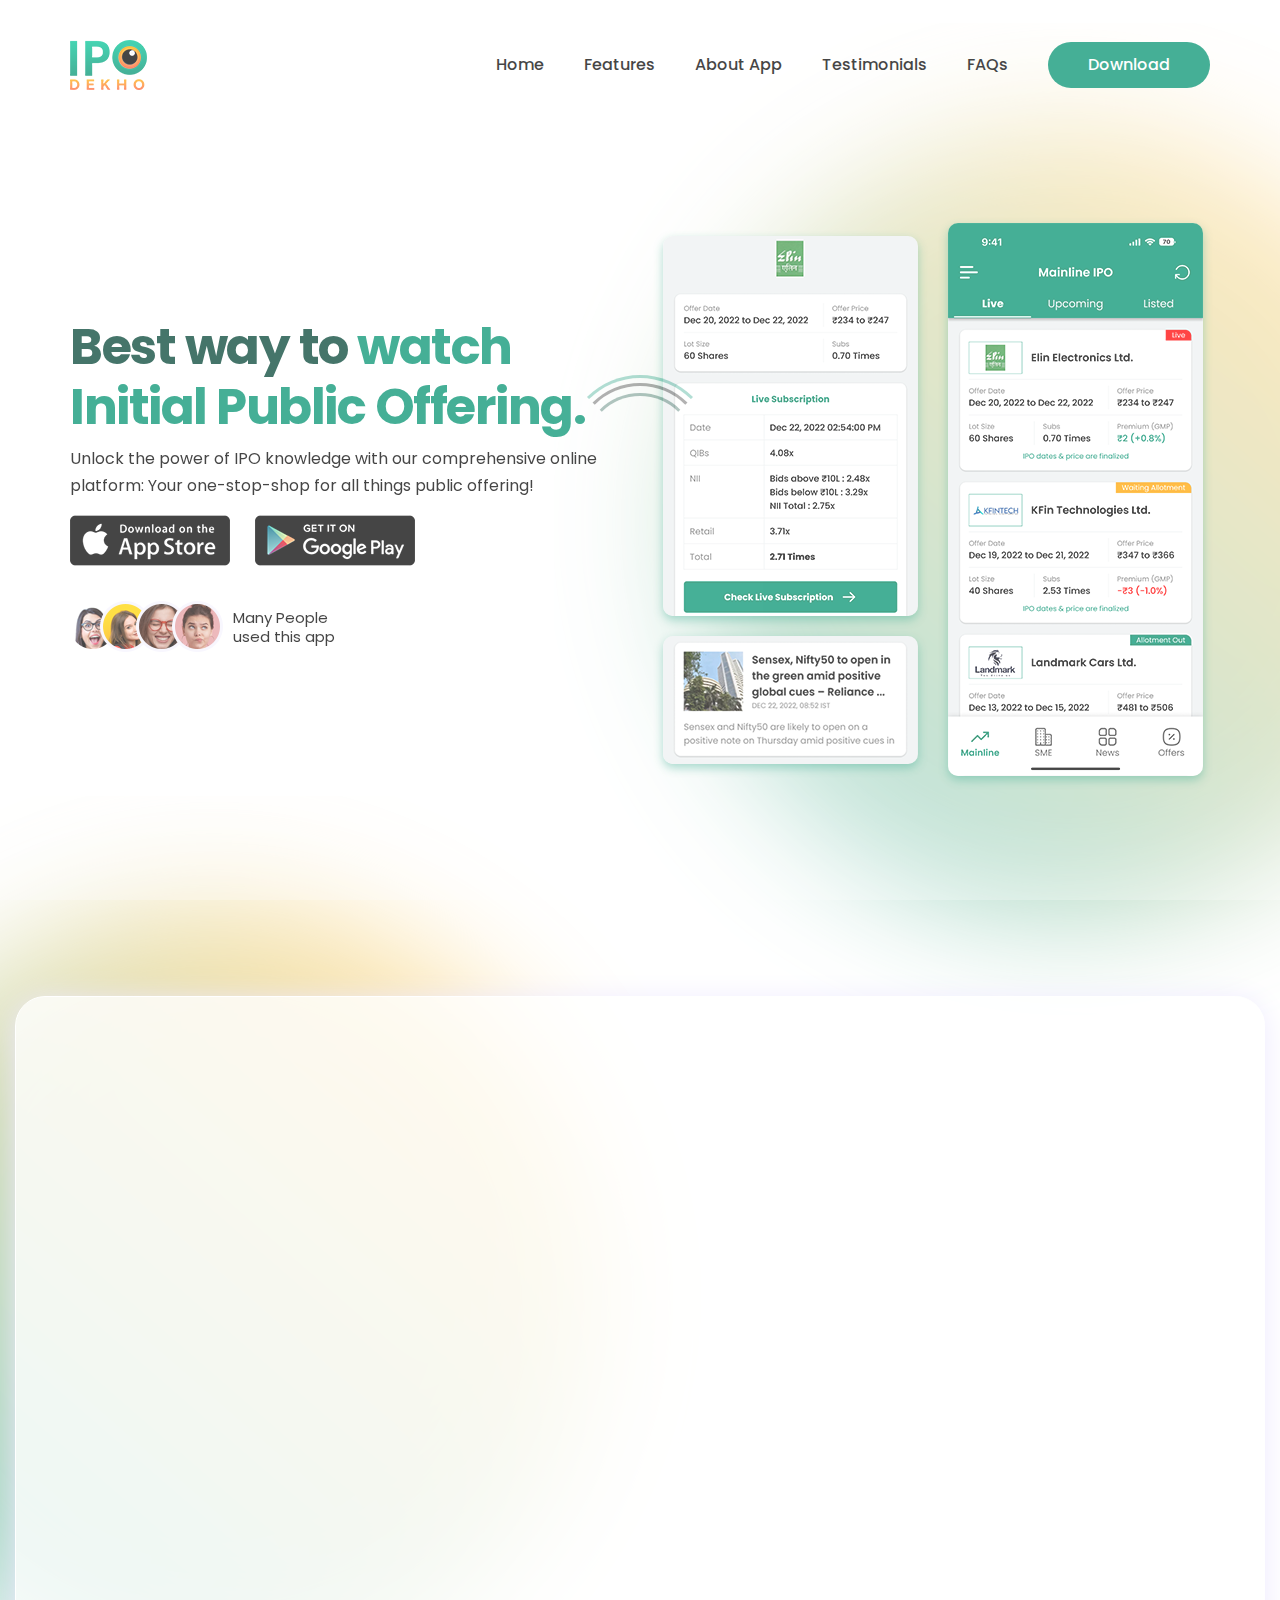
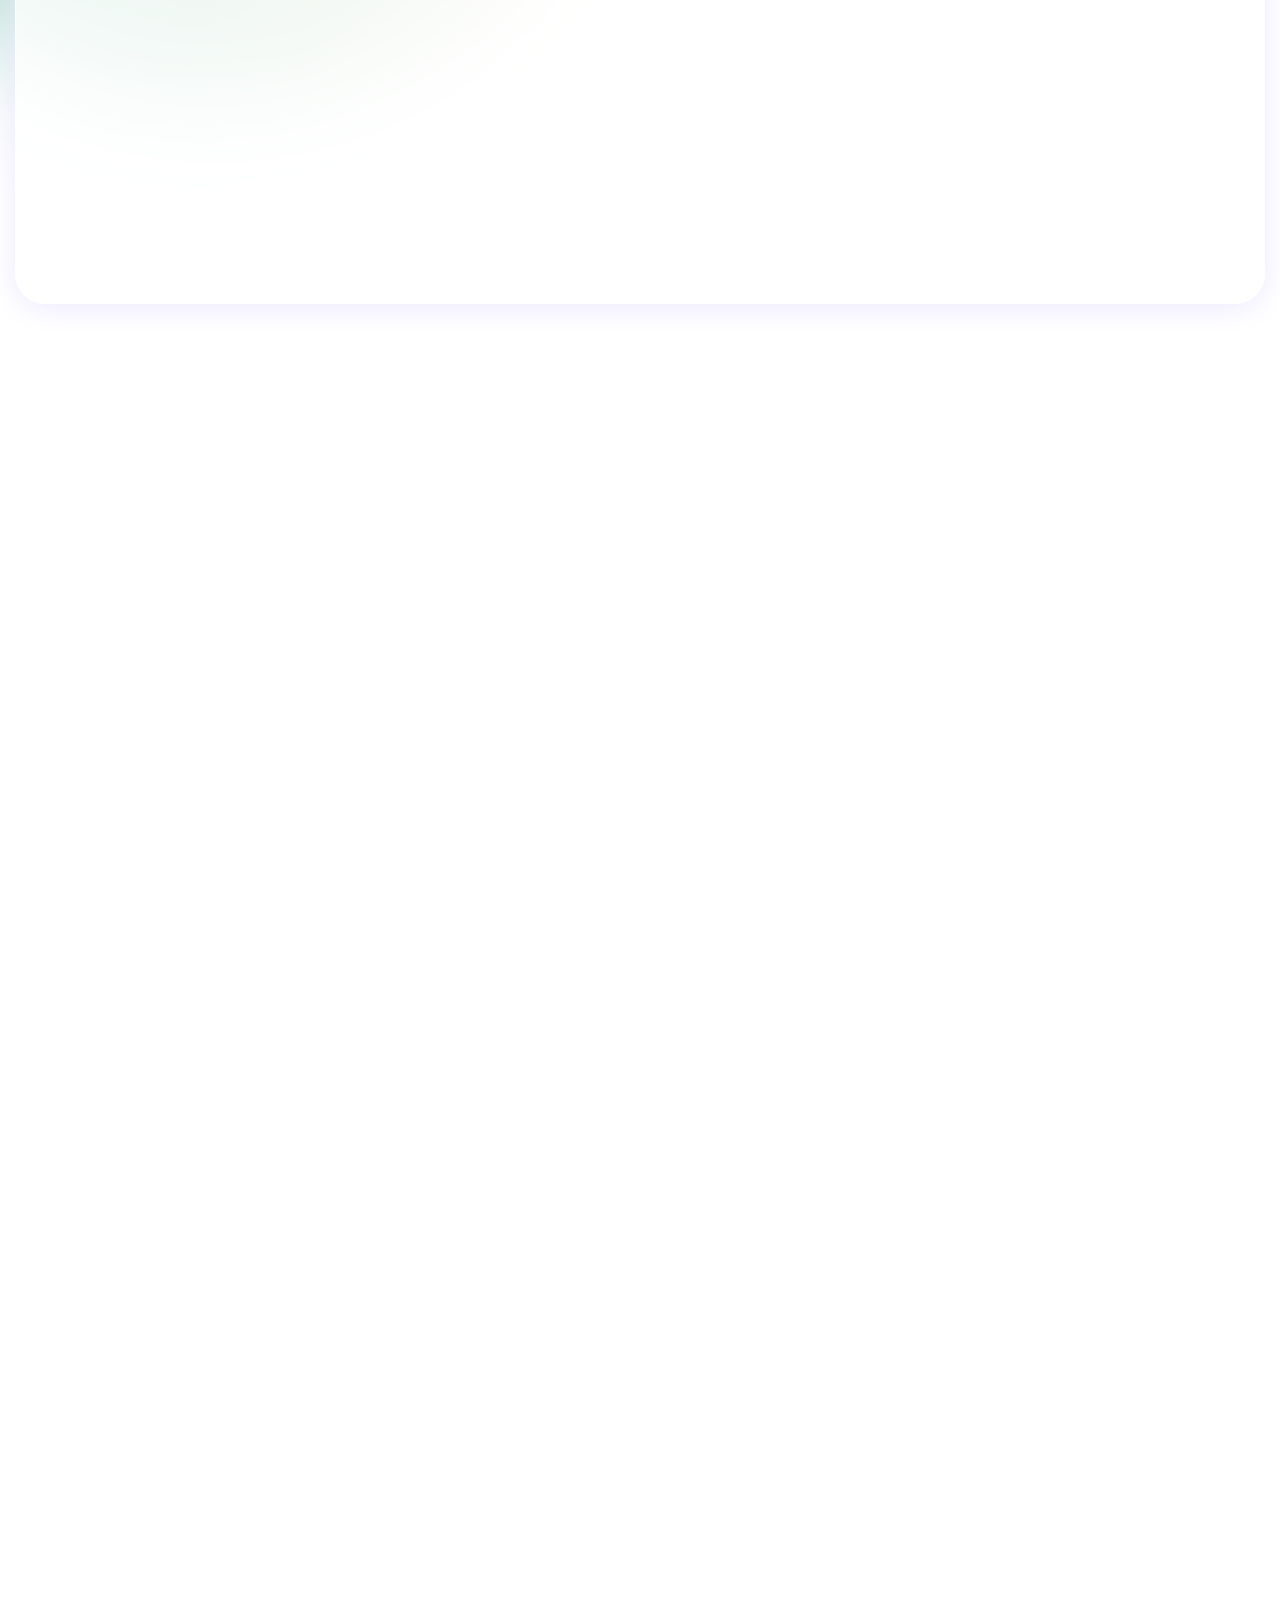
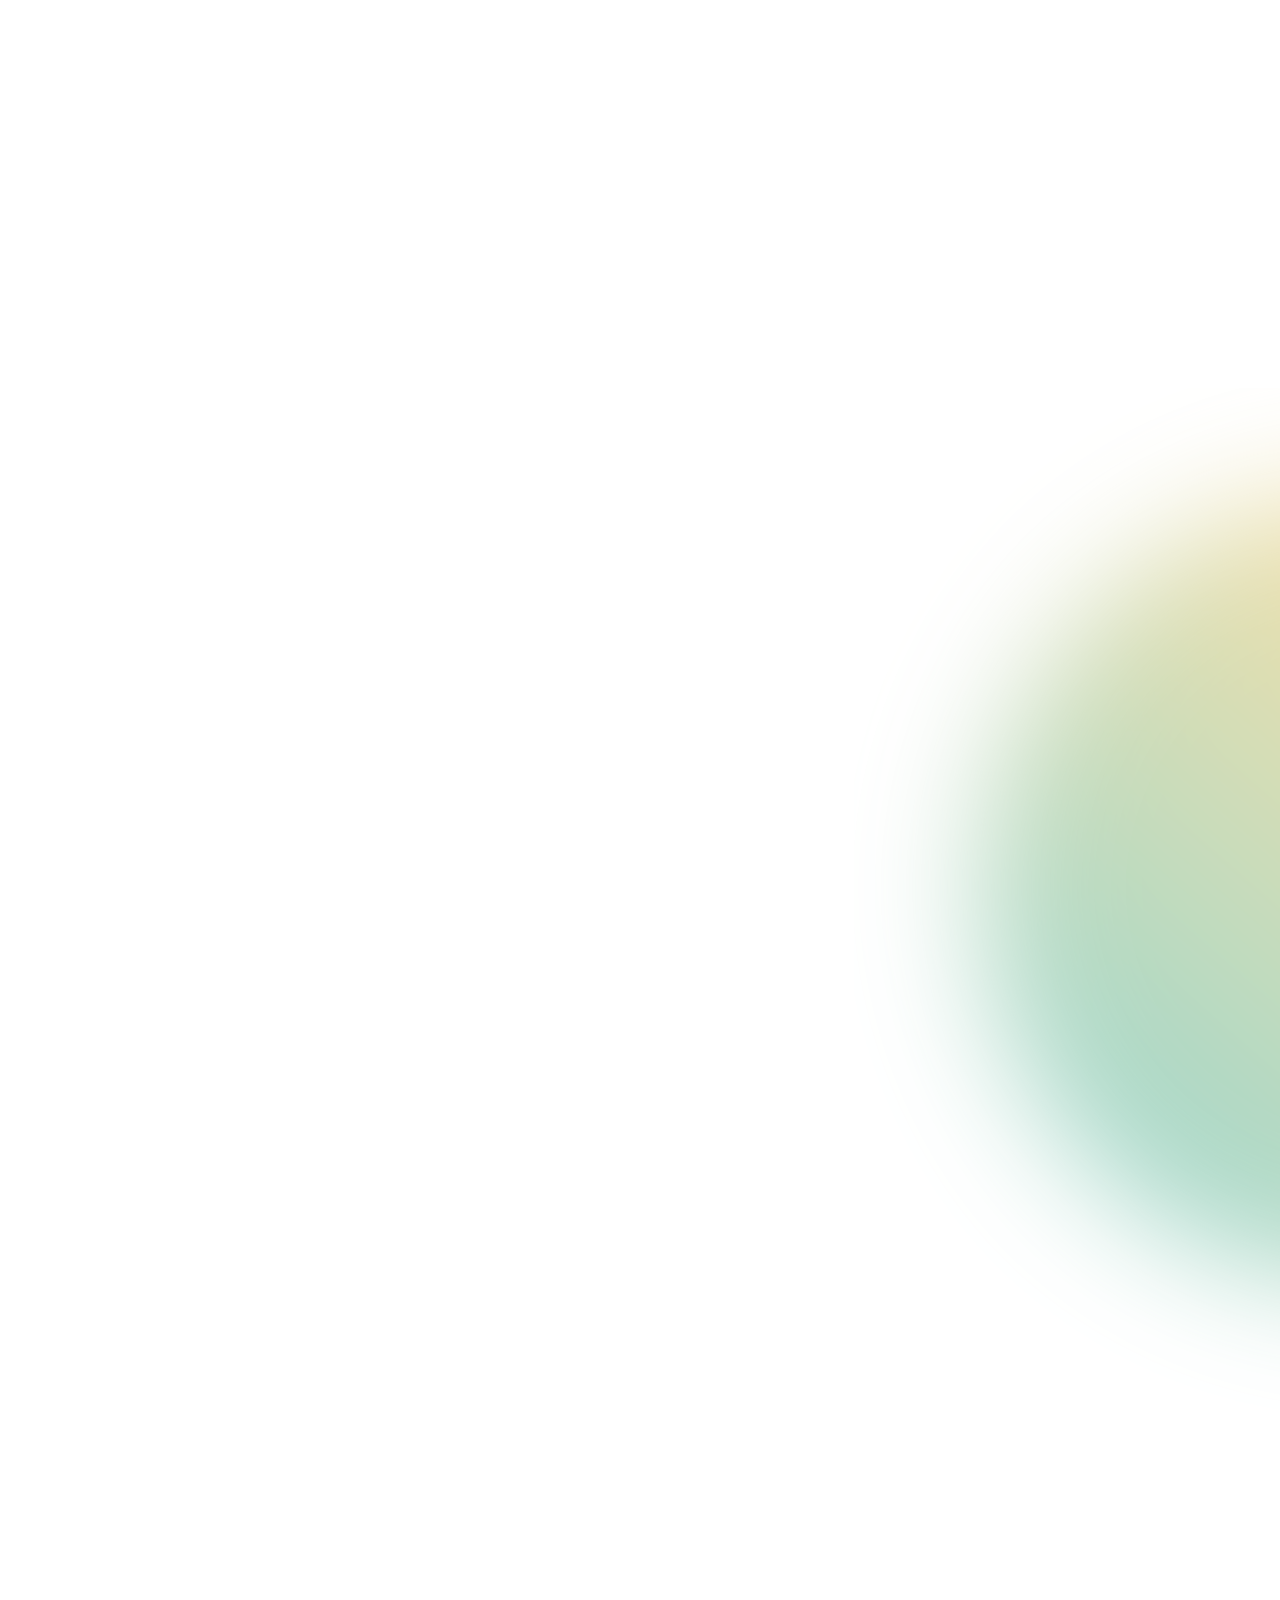
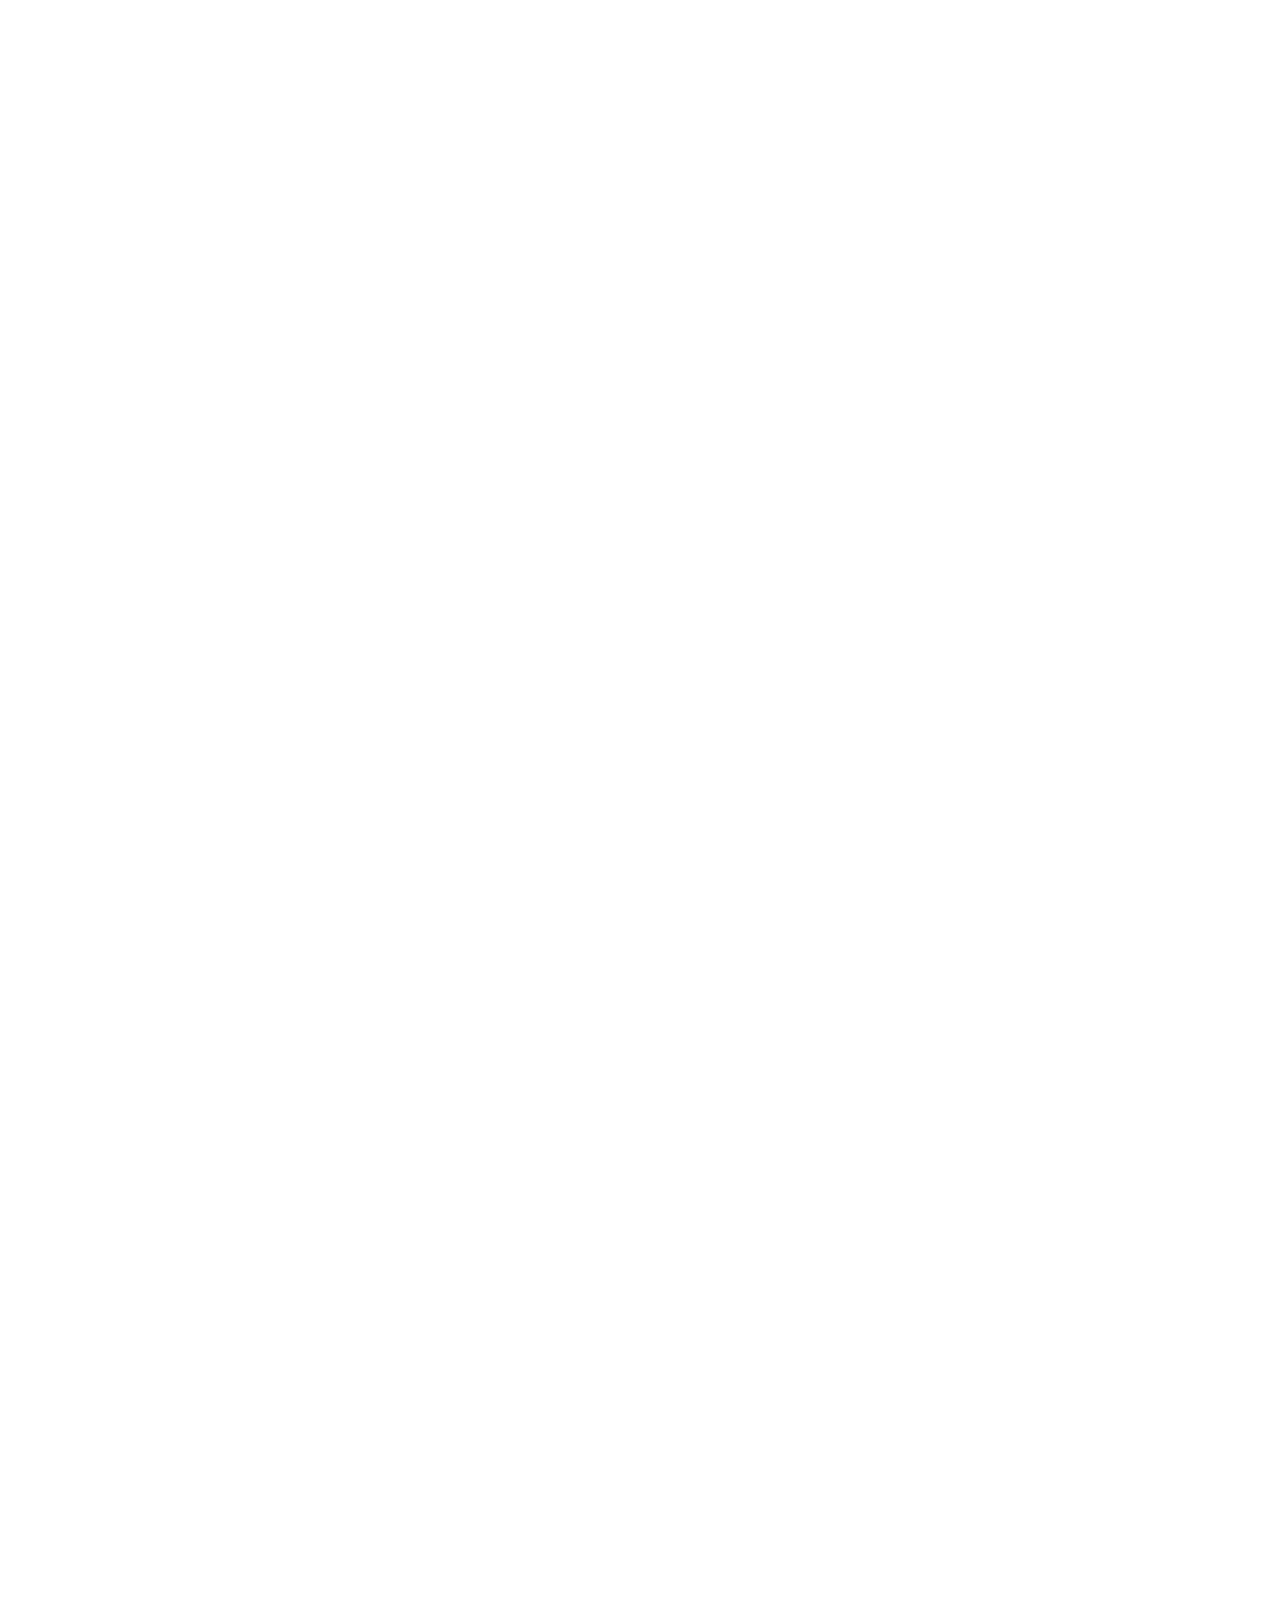
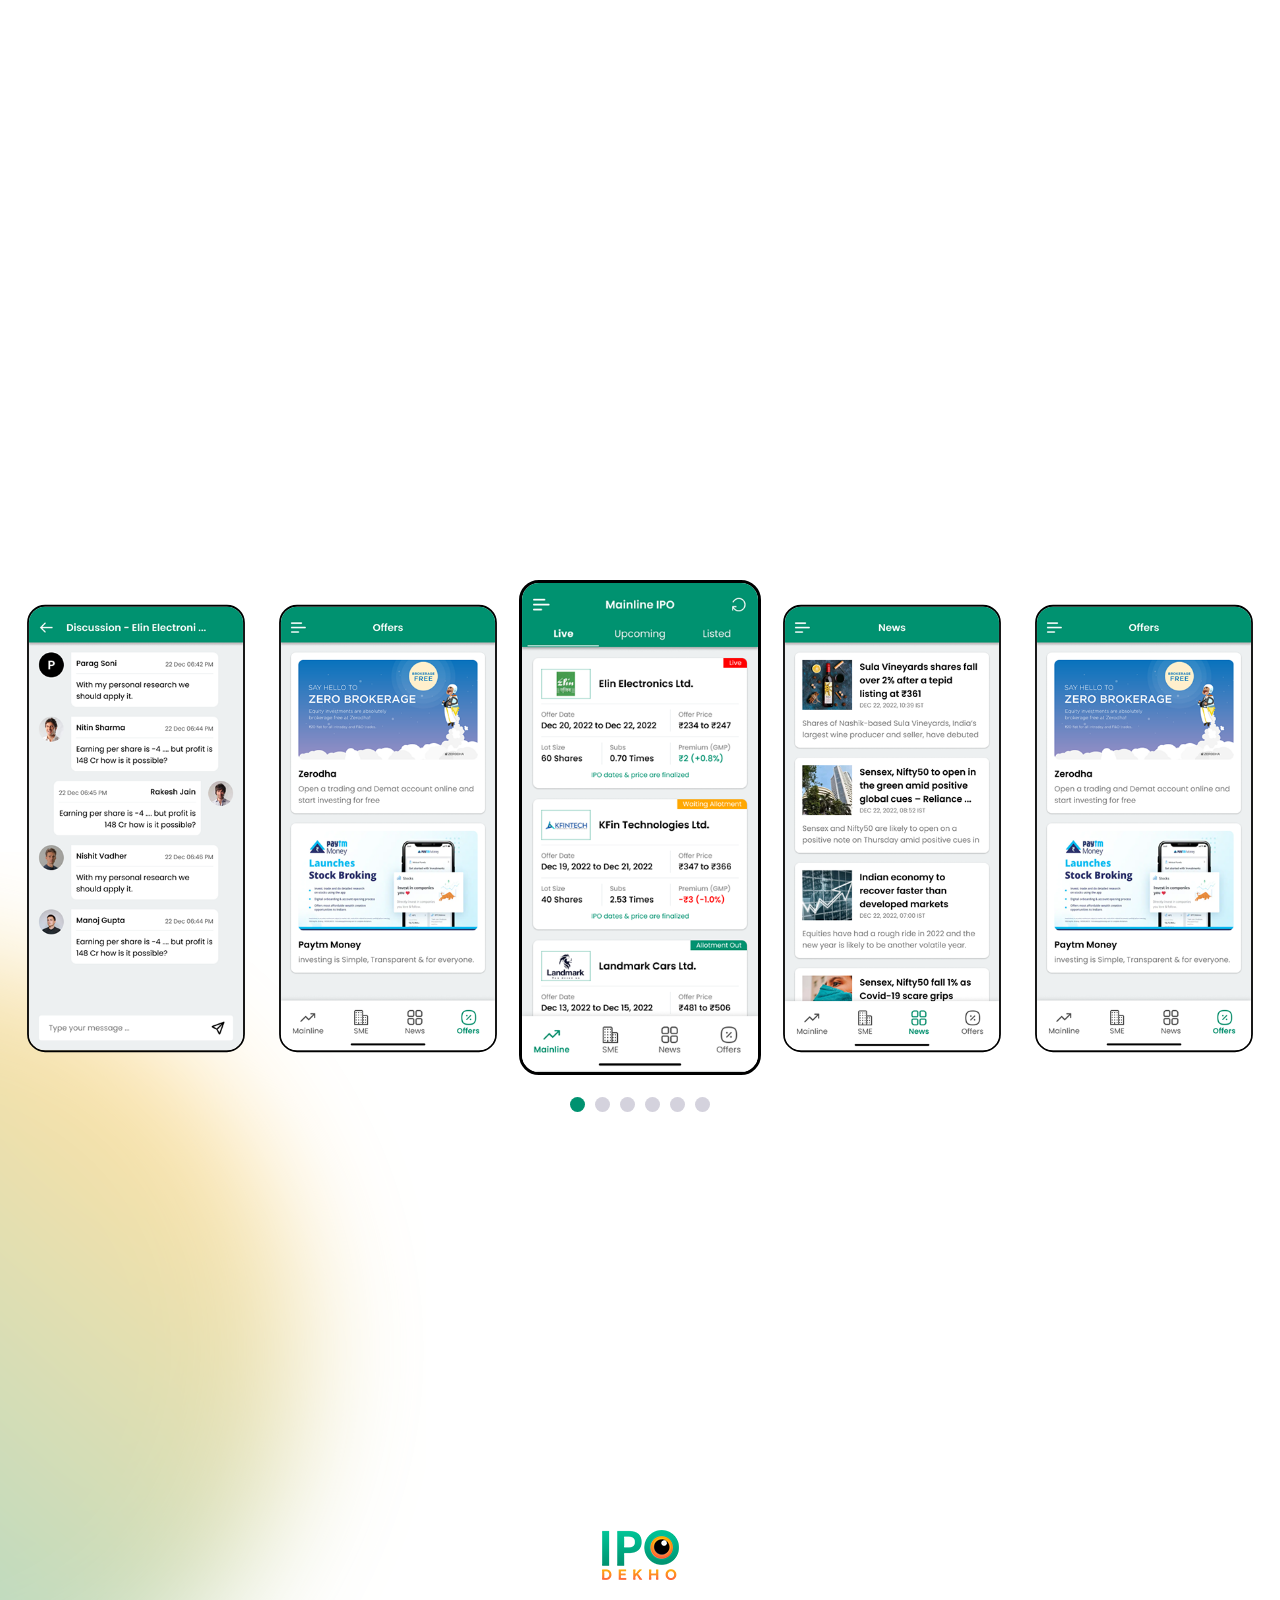
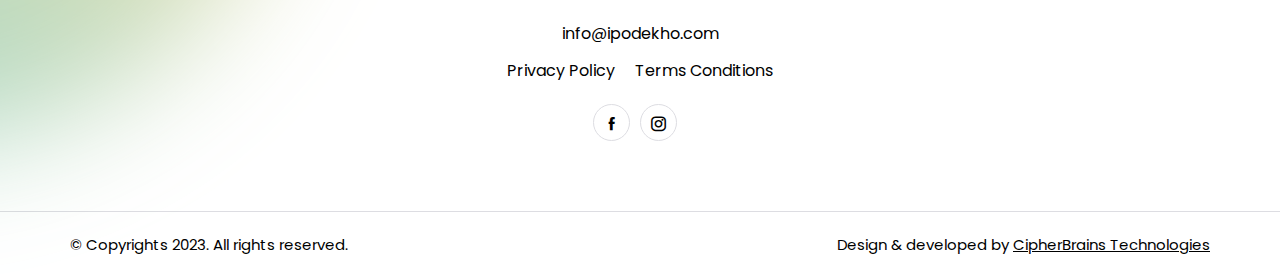
<file: index.html>
<!DOCTYPE html>
<html lang="en">

<head>

  <meta charset="UTF-8">
  <meta http-equiv="X-UA-Compatible" content="IE=edge">
  <meta name="viewport" content="width=device-width, initial-scale=1.0">
  <title>IPODekho</title>

  <!-- icofont-css-link -->
  <link rel="stylesheet" href="css/icofont.min.css">
  <!-- Owl-Carosal-Style-link -->
  <link rel="stylesheet" href="css/owl.carousel.min.css">
  <!-- Bootstrap-Style-link -->
  <link rel="stylesheet" href="css/bootstrap.min.css">
  <!-- Aos-Style-link -->
  <link rel="stylesheet" href="css/aos.css">
  <!-- Coustome-Style-link -->
  <link rel="stylesheet" href="css/style.css">
  <!-- Responsive-Style-link -->
  <link rel="stylesheet" href="css/responsive.css">
  <!-- Favicon -->
  <link rel="shortcut icon" href="images/favicon.png" type="image/x-icon">

  <!-- Google Tag Manager -->
  <script>(function(w,d,s,l,i){w[l]=w[l]||[];w[l].push({'gtm.start':
  new Date().getTime(),event:'gtm.js'});var f=d.getElementsByTagName(s)[0],
  j=d.createElement(s),dl=l!='dataLayer'?'&l='+l:'';j.async=true;j.src=
  'https://www.googletagmanager.com/gtm.js?id='+i+dl;f.parentNode.insertBefore(j,f);
  })(window,document,'script','dataLayer','GTM-MMV2V7X');</script>
  <!-- End Google Tag Manager -->

  <script async src="https://pagead2.googlesyndication.com/pagead/js/adsbygoogle.js?client=ca-pub-9374105485162544" crossorigin="anonymous"></script>

</head>

<body>

  <!-- Google Tag Manager (noscript) -->
  <noscript><iframe src="https://www.googletagmanager.com/ns.html?id=GTM-MMV2V7X" height="0" width="0" style="display:none;visibility:hidden"></iframe></noscript>
  <!-- End Google Tag Manager (noscript) -->

  <!-- Page-wrapper-Start -->
  <div class="page_wrapper">

    <!-- Preloader -->
    <div id="preloader">
      <div id="loader"></div>
    </div>

    <!-- Header Start -->
    <header>
      <!-- container start -->
      <div class="container">
        <!-- navigation bar -->
        <nav class="navbar navbar-expand-lg">
          <a class="navbar-brand" href="index.html">
            <img src="images/logo.png" alt="image">
          </a>
          <button class="navbar-toggler" type="button" data-toggle="collapse" data-target="#navbarSupportedContent"
            aria-controls="navbarSupportedContent" aria-expanded="false" aria-label="Toggle navigation">
            <span class="navbar-toggler-icon">
              <!-- <i class="icofont-navigation-menu ico_menu"></i> -->
              <div class="toggle-wrap">
                <span class="toggle-bar"></span>
              </div>
            </span>
          </button>

          <div class="collapse navbar-collapse" id="navbarSupportedContent">
            <ul class="navbar-nav ml-auto">
              <li class="nav-item">
                <a class="nav-link" href="index.html">Home</a>
              </li>
              <li class="nav-item">
                <a class="nav-link" href="index.html#features">Features</a>
              </li>
              <li class="nav-item">
                <a class="nav-link" href="index.html#about_app">About App</a>
              </li>
              <li class="nav-item">
                <a class="nav-link" href="index.html#testimonials">Testimonials</a>
              </li>
              <li class="nav-item">
                <a class="nav-link" href="index.html#faqs">FAQs</a>
              </li>
              <li class="nav-item scroll_btn_hide">
                <a class="nav-link dark_btn" href="index.html#getstarted">Download</a>
              </li>
              <li class="nav-item scroll_btn">
                <a class="nav-link" href="https://apps.apple.com/in/app/ipodekho/id6446677905" target="_blank">
                  <img src="images/appstore.png" alt="image">
                </a>
              </li>
              <li class="nav-item scroll_btn">
                <a class="nav-link" href="https://play.google.com/store/apps/details?id=com.ipodekho" target="_blank">
                  <img src="images/googleplay.png" alt="image">
                </a>
              </li>
            </ul>
          </div>
        </nav>
        <!-- navigation end -->
      </div>
      <!-- container end -->
    </header>

    <!-- Banner-Section-Start -->
    <section class="banner_section">
      <!-- hero bg -->
      <div class="hero_bg"> <img src="images/hero-bg.png" alt="image"> </div>
      <!-- container start -->
      <div class="container">
        <!-- row start -->
        <div class="row">
          <div class="col-lg-6 col-md-12" data-aos="fade-right" data-aos-duration="1500">
            <!-- banner text -->
            <div class="banner_text">
              <!-- h1 -->
              <h1>Best way to <span>watch Initial Public Offering.</span></h1>
              <!-- p -->
              <p>Unlock the power of IPO knowledge with our comprehensive online platform: Your one-stop-shop for all
                things public offering!
              </p>
            </div>

            <div class="trial_box">
              <ul class="app_btn">
                <li>
                  <a href="https://apps.apple.com/in/app/ipodekho/id6446677905" target="_blank">
                    <img src="images/appstore.png" alt="image">
                  </a>
                </li>
                <li>
                  <a href="https://play.google.com/store/apps/details?id=com.ipodekho" target="_blank">
                    <img src="images/googleplay.png" alt="image">
                  </a>
                </li>
              </ul>
            </div>

            <!-- users -->
            <div class="used_app">
              <ul>
                <li><img src="images/used01.png" alt="image"></li>
                <li><img src="images/used02.png" alt="image"></li>
                <li><img src="images/used03.png" alt="image"></li>
                <li><img src="images/used04.png" alt="image"></li>
              </ul>
              <p>Many People <br> used this app</p>
            </div>
          </div>

          <!-- banner images start -->
          <div class="col-lg-3 col-md-6" data-aos="fade-in" data-aos-duration="1500">
            <div class="banner_images image_box1">
              <span class="banner_image1"> <img class="moving_position_animatin" src="images/bannerimage1.png"
                  alt="image"> </span>
              <span class="banner_image2"> <img class="moving_animation" src="images/bannerimage2.png" alt="image">
              </span>
            </div>
          </div>

          <div class="col-lg-3 col-md-6" data-aos="fade-in" data-aos-duration="1500">
            <div class="banner_images image_box2">
              <span class="banner_image4"> <img class="moving_position_animatin" src="images/bannerimage4.png"
                  alt="image"> </span>
            </div>
          </div>
          <!-- banner slides end -->

        </div>
        <!-- row end -->
      </div>
      <!-- container end -->
    </section>
    <!-- Banner-Section-end -->

    <!-- Features-Section-Start -->
    <section class="row_am features_section" id="features">
      <!-- section bg -->
      <div class="feature_section_bg"> <img src="images/section-bg.png" alt="image"> </div>
      <!-- container start -->
      <div class="container">
        <div class="features_inner">

          <!-- feature image -->
          <div class="feature_img" data-aos="fade-up" data-aos-duration="1500" data-aos-delay="100">
            <img src="images/device-feature.png" alt="image">
          </div>

          <div class="section_title" data-aos="fade-up" data-aos-duration="1500" data-aos-delay="300">
            <!-- h2 -->
            <h2><span>Features</span> that makes app different!</h2>
            <!-- p -->
            <p>Features are specific characteristics or capabilities of a product or<br>service that distinguish it from
              competitors and meet customer needs.</p>
          </div>

          <!-- story -->
          <div class="features_block">
            <div class="row">
              <div class="col-md-3">
                <div class="feature_box" data-aos="fade-up" data-aos-duration="1500">
                  <div class="image">
                    <img src="images/ui-design.png" alt="image">
                  </div>
                  <div class="text">
                    <h4>Attractive UI design</h4>
                    <p>Concise and user-friendly UI design will help you to easily track live IPO.</p>
                  </div>
                </div>
              </div>

              <div class="col-md-3">
                <div class="feature_box" data-aos="fade-up" data-aos-duration="1700">
                  <div class="image">
                    <img src="images/information.png" alt="image">
                  </div>
                  <div class="text">
                    <h4>IPO Information</h4>
                    <p>Get all initial information about IPOs in India.</p>
                  </div>
                </div>
              </div>

              <div class="col-md-3">
                <div class="feature_box" data-aos="fade-up" data-aos-duration="1900">
                  <div class="image">
                    <img src="images/subscription.png" alt="image">
                  </div>
                  <div class="text">
                    <h4>Live Subscription</h4>
                    <p>Check live subscription status of the Mainline IPOs.</p>
                  </div>
                </div>
              </div>

              <div class="col-md-3">
                <div class="feature_box" data-aos="fade-up" data-aos-duration="1900">
                  <div class="image">
                    <img src="images/allotment.png" alt="image">
                  </div>
                  <div class="text">
                    <h4>Allotment Prediction</h4>
                    <p>With subscription tracking of IPO you can now know what are the chances of allotment.</p>
                  </div>
                </div>
              </div>
            </div>

            <div class="row">
              <div class="col-md-3">
                <div class="feature_box" data-aos="fade-up" data-aos-duration="1500">
                  <div class="image">
                    <img src="images/prediction.png" alt="image">
                  </div>
                  <div class="text">
                    <h4>Allotment Status</h4>
                    <p>You can check the IPO allotment status from IPO registrar company.</p>
                  </div>
                </div>
              </div>

              <div class="col-md-3">
                <div class="feature_box" data-aos="fade-up" data-aos-duration="1700">
                  <div class="image">
                    <img src="images/listprice.png" alt="image">
                  </div>
                  <div class="text">
                    <h4>Track List Price</h4>
                    <p>You can track the listing price( BSE/NSE) of IPO.</p>
                  </div>
                </div>
              </div>

              <div class="col-md-3">
                <div class="feature_box" data-aos="fade-up" data-aos-duration="1900">
                  <div class="image">
                    <img src="images/notification.png" alt="image">
                  </div>
                  <div class="text">
                    <h4>Notification</h4>
                    <p>Get Notified whenever a New IPO is added.</p>
                  </div>
                </div>
              </div>

              <div class="col-md-3">
                <div class="feature_box" data-aos="fade-up" data-aos-duration="1900">
                  <div class="image">
                    <img src="images/messaging.png" alt="image">
                  </div>
                  <div class="text">
                    <h4>Messaging Feature</h4>
                    <p>The Messaging Feature of our app takes you can discuss IPO and get guidance from experts.</p>
                  </div>
                </div>
              </div>
            </div>


          </div>

        </div>

      </div>
      <!-- container end -->
    </section>
    <!-- Features-Section-end -->

    <!-- About-App-Section-Start -->
    <section class="row_am about_app_section" id="about_app">
      <!-- container start -->
      <div class="container">
        <!-- row start -->
        <div class="row">
          <div class="col-lg-6">

            <!-- about images -->
            <div class="about_img" data-aos="fade-in" data-aos-duration="1500">
              <div class="frame_img">
                <img class="moving_position_animatin" src="images/about-frame.png" alt="image">
              </div>
              <div class="screen_img">
                <img class="moving_animation" src="images/about-screen.png" alt="image">
              </div>
            </div>
          </div>
          <div class="col-lg-6">

            <!-- about text -->
            <div class="about_text">
              <div class="section_title" data-aos="fade-up" data-aos-duration="1500" data-aos-delay="100">

                <!-- h2 -->
                <h2>Some awesome words <span>about app.</span></h2>

                <!-- p -->
                <p>IPO Dekho gives all IPO news, details, information, alerts, and Live subscriptions which may be
                  helpful to people who are interested to invest in the market and initial public offering (IPO), but
                  not able to invest due to lack of information.</p>
              </div>

              <!-- UL -->
              <ul class="app_statstic" id="counter" data-aos="fade-in" data-aos-duration="1500">
                <li>
                  <div class="icon">
                    <img src="images/download.png" alt="image">
                  </div>
                  <div class="text">
                    <p><span class="counter-value" data-count="21">0</span><span>K +</span></p>
                    <p>Download</p>
                  </div>
                </li>
                <li>
                  <div class="icon">
                    <img src="images/followers.png" alt="image">
                  </div>
                  <div class="text">
                    <p><span class="counter-value" data-count="2">0</span><span>K +</span></p>
                    <p>Followers</p>
                  </div>
                </li>
                <li>
                  <div class="icon">
                    <img src="images/reviews.png" alt="image">
                  </div>
                  <div class="text">
                    <p><span class="counter-value" data-count="150">0</span><span>+</span></p>
                    <p>Reviews</p>
                  </div>
                </li>
                <li>
                  <div class="icon">
                    <img src="images/countries.png" alt="image">
                  </div>
                  <div class="text">
                    <p><span class="counter-value" data-count="150">0</span><span>+</span></p>
                    <p>Countries</p>
                  </div>
                </li>
              </ul>
            </div>
          </div>
        </div>
        <!-- row end -->
      </div>
      <!-- container end -->
    </section>
    <!-- About-App-Section-end -->

    <!-- Testimonial-Section start -->
    <section class="row_am testimonial_section" id="testimonials">
      <!-- container start -->
      <div class="container">
        <div class="section_title" data-aos="fade-up" data-aos-duration="1500" data-aos-delay="300">
          <!-- h2 -->
          <h2>What our <span>customer say</span></h2>
          <!-- p -->
          <p>What customer have to say about their experience with us.</p>
        </div>
        <div class="testimonial_block" data-aos="fade-in" data-aos-duration="1500">
          <div id="testimonial_slider" class="owl-carousel owl-theme">
            <!-- user 1 -->
            <div class="item">
              <div class="testimonial_slide_box">
                <div class="rating">
                  <span><i class="icofont-star"></i></span>
                  <span><i class="icofont-star"></i></span>
                  <span><i class="icofont-star"></i></span>
                  <span><i class="icofont-star"></i></span>
                  <span><i class="icofont-star"></i></span>
                </div>
                <p class="review">
                  I am glad to hear that you are finding the IPO tracking app to be wonderful and helpful in keeping track of all the IPOs. The user-friendly interface and timely notifications are making the experience even better. It's great to hear that you can easily get all the details about IPOs within seconds without having to browse on Google. The app provides proper details about the company, which is essential for every investor to know before investing or applying for any IPO.
                </p>
                <div class="testimonial_img">
                  <img src="images/testimonial_user1.png" alt="image">
                </div>
                <h3>Dhaval Vachhani</h3>
              </div>
            </div>

            <!-- user 2 -->
            <div class="item">
              <div class="testimonial_slide_box">
                <div class="rating">
                  <span><i class="icofont-star"></i></span>
                  <span><i class="icofont-star"></i></span>
                  <span><i class="icofont-star"></i></span>
                  <span><i class="icofont-star"></i></span>
                  <span><i class="icofont-star"></i></span>
                </div>
                <p class="review">
                  Best app for checking IPO Details , informative app with chat features
                </p>
                <div class="testimonial_img">
                  <img src="images/testimonial_user2.png" alt="image">
                </div>
                <h3>Pradhumansinh Zala</h3>
              </div>
            </div>

            <!-- user 3 -->
            <div class="item">
              <div class="testimonial_slide_box">
                <div class="rating">
                  <span><i class="icofont-star"></i></span>
                  <span><i class="icofont-star"></i></span>
                  <span><i class="icofont-star"></i></span>
                  <span><i class="icofont-star"></i></span>
                  <span><i class="icofont-star"></i></span>
                </div>
                <p class="review">
                  This app provide real-time updates and alerts on upcoming IPOs, this can be especially helpful for investors who are looking to stay informed and make informed investment decisions.
                </p>
                <div class="testimonial_img">
                  <img src="images/testimonial_user3.png" alt="image">
                </div>
                <h3>Nisarg Parekh</h3>
              </div>

            </div>
          </div>

          <!-- total review -->
          <div class="total_review">
            <div class="rating">
              <span><i class="icofont-star"></i></span>
              <span><i class="icofont-star"></i></span>
              <span><i class="icofont-star"></i></span>
              <span><i class="icofont-star"></i></span>
              <span><i class="icofont-star"></i></span>
              <p>5.0 / 5.0</p>
            </div>
            <h3>10</h3>
          </div>

          <!-- avtar faces -->
          <div class="avtar_faces">
            <img src="images/avtar_testimonial.png" alt="image">
          </div>
        </div>
      </div>
      <!-- container end -->
    </section>
    <!-- Testimonial-Section end -->

    <!-- FAQ-Section start -->
    <section class="row_am faq_section" id="faqs">
      <!-- section bg -->
      <div class="faq_bg"> <img src="images/section-bg.png" alt="image"> </div>
      <!-- container start -->
      <div class="container">
        <div class="section_title" data-aos="fade-up" data-aos-duration="1500" data-aos-delay="300">
          <!-- h2 -->
          <h2><span>FAQ</span> - Frequently Asked Questions</h2>
          <!-- p -->
          <p>FAQs provide quick and easy answers to common inquiries,<br>reducing the need for additional customer
            support.</p>
        </div>
        <!-- faq data -->
        <div class="faq_panel">
          <div class="accordion" id="accordionExample">
            <div class="card" data-aos="fade-up" data-aos-duration="1500">
              <div class="card-header" id="faq01">
                <h2 class="mb-0">
                  <button type="button" class="btn btn-link active" data-toggle="collapse" data-target="#faq01collapse">
                    <i class="icon_faq icofont-plus"></i> What is IPO & How does IPO Works in India?</button>
                </h2>
              </div>
              <div id="faq01collapse" class="collapse show" aria-labelledby="faq01" data-parent="#accordionExample">
                <div class="card-body">
                  <p>IPO stands for Initial Public Offering. It is a process by which a private company raises funds by
                    offering shares of its stock to the public for the first time. In India, a company must file a draft
                    red herring prospectus with SEBI, set a price range, and allow investors to bid for shares. Once
                    allotted, the stock begins trading on the exchange.</p>
                </div>
              </div>
            </div>
            <div class="card" data-aos="fade-up" data-aos-duration="1500">
              <div class="card-header" id="faq02">
                <h2 class="mb-0">
                  <button type="button" class="btn btn-link collapsed" data-toggle="collapse"
                    data-target="#faq02collapse"><i class="icon_faq icofont-plus"></i> How & Who decides the Price Band
                    in IPO?</button>
                </h2>
              </div>
              <div id="faq02collapse" class="collapse" aria-labelledby="faq02" data-parent="#accordionExample">
                <div class="card-body">
                  <p>The price band in an IPO is determined by the company and its investment bankers. The company's
                    management, underwriters, and analysts assess the company's valuation, demand for the shares, and
                    other market factors to arrive at the price band. The final decision is made by the company's board
                    of directors.</p>
                </div>
              </div>
            </div>
            <div class="card" data-aos="fade-up" data-aos-duration="1500">
              <div class="card-header" id="faq03">
                <h2 class="mb-0">
                  <button type="button" class="btn btn-link collapsed" data-toggle="collapse"
                    data-target="#faq03collapse"><i class="icon_faq icofont-plus"></i> What is the difference between
                    IPO Cut-off Price & Floor Price?</button>
                </h2>
              </div>
              <div id="faq03collapse" class="collapse" aria-labelledby="faq03" data-parent="#accordionExample">
                <div class="card-body">
                  <p>The cut-off price in an IPO is the final price at which shares are allotted to investors, based on
                    the demand and supply for the shares. The floor price is the minimum price at which shares can be
                    offered. The cut-off price may be higher than the floor price if there is strong demand for the
                    shares.</p>
                </div>
              </div>
            </div>
            <div class="card" data-aos="fade-up" data-aos-duration="1500">
              <div class="card-header" id="faq04">
                <h2 class="mb-0">
                  <button type="button" class="btn btn-link collapsed" data-toggle="collapse"
                    data-target="#faq04collapse"><i class="icon_faq icofont-plus"></i> What is the difference between
                    Fresh Issue & Offer for Sale?</button>
                </h2>
              </div>
              <div id="faq04collapse" class="collapse" aria-labelledby="faq04" data-parent="#accordionExample">
                <div class="card-body">
                  <p>Fresh issue refers to the issuance of new shares by a company through an IPO, resulting in an
                    increase in the total number of outstanding shares. Offer for sale refers to the sale of existing
                    shares by the company's current shareholders, allowing them to liquidate their holdings.</p>
                </div>
              </div>
            </div>
            <div class="card" data-aos="fade-up" data-aos-duration="1500">
              <div class="card-header" id="faq05">
                <h2 class="mb-0">
                  <button type="button" class="btn btn-link collapsed" data-toggle="collapse"
                    data-target="#faq05collapse"><i class="icon_faq icofont-plus"></i> Who decided on the IPO
                    Dates?</button>
                </h2>
              </div>
              <div id="faq05collapse" class="collapse" aria-labelledby="faq05" data-parent="#accordionExample">
                <div class="card-body">
                  <p>The IPO dates are typically decided by the company and its investment bankers, in consultation with
                    the stock exchange and regulatory authorities.</p>
                </div>
              </div>
            </div>
            <div class="card" data-aos="fade-up" data-aos-duration="1500">
              <div class="card-header" id="faq06">
                <h2 class="mb-0">
                  <button type="button" class="btn btn-link collapsed" data-toggle="collapse"
                    data-target="#faq06collapse"><i class="icon_faq icofont-plus"></i> What is the role of the IPO
                    Registrar?</button>
                </h2>
              </div>
              <div id="faq06collapse" class="collapse" aria-labelledby="faq06" data-parent="#accordionExample">
                <div class="card-body">
                  <p>The IPO Registrar is responsible for managing the share allotment process, refunding money to
                    unsuccessful bidders, and maintaining the records of the shares allotted to investors in an IPO.</p>
                </div>
              </div>
            </div>
            <div class="card" data-aos="fade-up" data-aos-duration="1500">
              <div class="card-header" id="faq07">
                <h2 class="mb-0">
                  <button type="button" class="btn btn-link collapsed" data-toggle="collapse"
                    data-target="#faq07collapse"><i class="icon_faq icofont-plus"></i> What is the role of IPO Lead
                    Managers?</button>
                </h2>
              </div>
              <div id="faq07collapse" class="collapse" aria-labelledby="faq07" data-parent="#accordionExample">
                <div class="card-body">
                  <p>IPO Lead Managers are investment banks appointed by the company to manage the IPO process. They
                    assist in setting the IPO price, preparing the prospectus, marketing the shares, and managing the
                    allotment process.</p>
                </div>
              </div>
            </div>
            <div class="card" data-aos="fade-up" data-aos-duration="1500">
              <div class="card-header" id="faq08">
                <h2 class="mb-0">
                  <button type="button" class="btn btn-link collapsed" data-toggle="collapse"
                    data-target="#faq08collapse"><i class="icon_faq icofont-plus"></i> What is the Primary & Secondary
                    Market?</button>
                </h2>
              </div>
              <div id="faq08collapse" class="collapse" aria-labelledby="faq08" data-parent="#accordionExample">
                <div class="card-body">
                  <p>The primary market is where companies issue new shares to raise capital, while the secondary market
                    is where previously issued shares are traded among investors.</p>
                </div>
              </div>
            </div>
            <div class="card" data-aos="fade-up" data-aos-duration="1500">
              <div class="card-header" id="faq09">
                <h2 class="mb-0">
                  <button type="button" class="btn btn-link collapsed" data-toggle="collapse"
                    data-target="#faq09collapse"><i class="icon_faq icofont-plus"></i> What is the IPO Prospectus Life
                    Cycle?</button>
                </h2>
              </div>
              <div id="faq09collapse" class="collapse" aria-labelledby="faq09" data-parent="#accordionExample">
                <div class="card-body">
                  <p>When a company decides to go public, they file a draft red herring prospectus (DRHP) with the
                    Securities and Exchange Board of India (SEBI), with the help of lead managers. The DRHP contains
                    comprehensive information about the company, including its business details, management, risks
                    associated with the issue, and financials, among others. SEBI reviews the DRHP and suggests changes
                    if necessary. Once SEBI approves the DRHP, the company can proceed with the IPO process. The DRHP is
                    available on SEBI's website under Filings > Public Issues > Draft Offer Documents filed with SEBI.
                    After SEBI clears the DRHP, it becomes the offer document. The company then adds details such as
                    issue size, date, and price band to the document, creating a Red Herring Prospectus. The Red Herring
                    Prospectus is available on SEBI's website under Filings > Public Issues > Red Herring Documents
                    filed with ROC.</p>
                </div>
              </div>
            </div>
            <div class="card" data-aos="fade-up" data-aos-duration="1500">
              <div class="card-header" id="faq10">
                <h2 class="mb-0">
                  <button type="button" class="btn btn-link collapsed" data-toggle="collapse"
                    data-target="#faq10collapse"><i class="icon_faq icofont-plus"></i> What is DRHP?</button>
                </h2>
              </div>
              <div id="faq10collapse" class="collapse" aria-labelledby="faq10" data-parent="#accordionExample">
                <div class="card-body">
                  <p>DRHP stands for Draft Red Herring Prospectus. It is a preliminary document that a company files
                    with SEBI before launching an IPO. It contains important information about the company, its business
                    model, financials, risks associated with the issue, and other details that investors need to know
                    before investing in the IPO.</p>
                </div>
              </div>
            </div>
            <div class="card" data-aos="fade-up" data-aos-duration="1500">
              <div class="card-header" id="faq11">
                <h2 class="mb-0">
                  <button type="button" class="btn btn-link collapsed" data-toggle="collapse"
                    data-target="#faq11collapse"><i class="icon_faq icofont-plus"></i> What is RHP?</button>
                </h2>
              </div>
              <div id="faq11collapse" class="collapse" aria-labelledby="faq11" data-parent="#accordionExample">
                <div class="card-body">
                  <p>RHP stands for Red Herring Prospectus. It is a document that a company publishes after receiving
                    regulatory approval from SEBI. It contains details of the IPO, such as the number of shares offered,
                    issue price, and issue size. The RHP also contains key financial information about the company,
                    along with risk factors and other details.</p>
                </div>
              </div>
            </div>
            <div class="card" data-aos="fade-up" data-aos-duration="1500">
              <div class="card-header" id="faq12">
                <h2 class="mb-0">
                  <button type="button" class="btn btn-link collapsed" data-toggle="collapse"
                    data-target="#faq12collapse"><i class="icon_faq icofont-plus"></i> Do you need a Demat Account to
                    apply for an IPO?</button>
                </h2>
              </div>
              <div id="faq12collapse" class="collapse" aria-labelledby="faq12" data-parent="#accordionExample">
                <div class="card-body">
                  <p>Yes, investors need a Demat account to apply for an IPO, as the shares allotted in an IPO are
                    credited directly to the investor's Demat account.</p>
                </div>
              </div>
            </div>
            <div class="card" data-aos="fade-up" data-aos-duration="1500">
              <div class="card-header" id="faq13">
                <h2 class="mb-0">
                  <button type="button" class="btn btn-link collapsed" data-toggle="collapse"
                    data-target="#faq13collapse"><i class="icon_faq icofont-plus"></i> What is DP Name in IPO Online
                    Form?</button>
                </h2>
              </div>
              <div id="faq13collapse" class="collapse" aria-labelledby="faq13" data-parent="#accordionExample">
                <div class="card-body">
                  <p>DP Name in an IPO online form refers to the name of the Depository Participant (DP) with whom the
                    investor holds their Demat account. It is a mandatory field in the IPO application form.</p>
                </div>
              </div>
            </div>
            <div class="card" data-aos="fade-up" data-aos-duration="1500">
              <div class="card-header" id="faq14">
                <h2 class="mb-0">
                  <button type="button" class="btn btn-link collapsed" data-toggle="collapse"
                    data-target="#faq14collapse"><i class="icon_faq icofont-plus"></i> Is PAN Card Mandatory to Apply
                    for an IPO?</button>
                </h2>
              </div>
              <div id="faq14collapse" class="collapse" aria-labelledby="faq14" data-parent="#accordionExample">
                <div class="card-body">
                  <p>As per SEBI guidelines, a PAN (Permanent Account Number) card is mandatory for investors to apply
                    for an IPO.</p>
                </div>
              </div>
            </div>
            <div class="card" data-aos="fade-up" data-aos-duration="1500">
              <div class="card-header" id="faq15">
                <h2 class="mb-0">
                  <button type="button" class="btn btn-link collapsed" data-toggle="collapse"
                    data-target="#faq15collapse"><i class="icon_faq icofont-plus"></i> Can I apply for multiple IPO
                    Applications on a Single PAN Card?</button>
                </h2>
              </div>
              <div id="faq15collapse" class="collapse" aria-labelledby="faq15" data-parent="#accordionExample">
                <div class="card-body">
                  <p>As per SEBI guidelines, an investor can apply for multiple IPO applications using a single PAN
                    card, subject to the maximum limit per application.</p>
                </div>
              </div>
            </div>
            <div class="card" data-aos="fade-up" data-aos-duration="1500">
              <div class="card-header" id="faq16">
                <h2 class="mb-0">
                  <button type="button" class="btn btn-link collapsed" data-toggle="collapse"
                    data-target="#faq16collapse"><i class="icon_faq icofont-plus"></i> How many IPO Applications via one
                    PAN Number?</button>
                </h2>
              </div>
              <div id="faq16collapse" class="collapse" aria-labelledby="faq16" data-parent="#accordionExample">
                <div class="card-body">
                  <p>Investors can apply for multiple IPO applications using one PAN number.</p>
                </div>
              </div>
            </div>
            <div class="card" data-aos="fade-up" data-aos-duration="1500">
              <div class="card-header" id="faq17">
                <h2 class="mb-0">
                  <button type="button" class="btn btn-link collapsed" data-toggle="collapse"
                    data-target="#faq17collapse"><i class="icon_faq icofont-plus"></i> How many IPO Applications can be
                    made from One Bank Account?</button>
                </h2>
              </div>
              <div id="faq17collapse" class="collapse" aria-labelledby="faq17" data-parent="#accordionExample">
                <div class="card-body">
                  <p>As per SEBI guidelines, an investor can make multiple IPO applications using one bank account.
                    However, the maximum limit per application should not be exceeded, and each application should be
                    made separately. Additionally, investors must ensure that the bank account used for the IPO
                    application is linked to their Demat account.</p>
                </div>
              </div>
            </div>
            <div class="card" data-aos="fade-up" data-aos-duration="1500">
              <div class="card-header" id="faq18">
                <h2 class="mb-0">
                  <button type="button" class="btn btn-link collapsed" data-toggle="collapse"
                    data-target="#faq18collapse"><i class="icon_faq icofont-plus"></i> Is it possible to apply for an
                    IPO via BHIM UPI?</button>
                </h2>
              </div>
              <div id="faq18collapse" class="collapse" aria-labelledby="faq18" data-parent="#accordionExample">
                <div class="card-body">
                  <p>Yes, investors can apply for an IPO using BHIM UPI as a payment option, as per the SEBI guidelines.
                  </p>
                </div>
              </div>
            </div>
            <div class="card" data-aos="fade-up" data-aos-duration="1500">
              <div class="card-header" id="faq19">
                <h2 class="mb-0">
                  <button type="button" class="btn btn-link collapsed" data-toggle="collapse"
                    data-target="#faq19collapse"><i class="icon_faq icofont-plus"></i> What is the difference between
                    Book Building & Fixed Price?</button>
                </h2>
              </div>
              <div id="faq19collapse" class="collapse" aria-labelledby="faq19" data-parent="#accordionExample">
                <div class="card-body">
                  <p>Book Building and Fixed Price are two methods used for pricing IPOs. In Book Building, the price
                    range for the IPO is decided based on the demand generated from investors, while in Fixed Price, the
                    price is determined by the company. Book Building provides flexibility and transparency, while Fixed
                    Price offers simplicity and certainty to investors</p>
                </div>
              </div>
            </div>
            <div class="card" data-aos="fade-up" data-aos-duration="1500">
              <div class="card-header" id="faq20">
                <h2 class="mb-0">
                  <button type="button" class="btn btn-link collapsed" data-toggle="collapse"
                    data-target="#faq20collapse"><i class="icon_faq icofont-plus"></i> What is the Difference Between
                    RII, NII, QIB, Anchor Investors?</button>
                </h2>
              </div>
              <div id="faq20collapse" class="collapse" aria-labelledby="faq20" data-parent="#accordionExample">
                <div class="card-body">
                  <p><b>RII (Retail Individual Investor)</b> refers to individual investors who apply for IPO shares for
                    up to a certain amount. <b>NII (Non-Institutional Investor)</b> includes high net worth individuals
                    and corporates who apply for shares above that limit. <b>QIB (Qualified Institutional Buyers)</b>
                    are institutions like mutual funds, banks, and insurance companies who invest in large quantities.
                    Anchor investors are institutional investors who are allotted shares ahead of the IPO to provide
                    stability to the issue.</p>
                </div>
              </div>
            </div>
            <div class="card" data-aos="fade-up" data-aos-duration="1500">
              <div class="card-header" id="faq21">
                <h2 class="mb-0">
                  <button type="button" class="btn btn-link collapsed" data-toggle="collapse"
                    data-target="#faq21collapse"><i class="icon_faq icofont-plus"></i> How many days does the IPO
                    Open?</button>
                </h2>
              </div>
              <div id="faq21collapse" class="collapse" aria-labelledby="faq21" data-parent="#accordionExample">
                <div class="card-body">
                  <p>As per SEBI guidelines, an IPO must remain open for a minimum of three working days and a maximum
                    of ten working days.</p>
                </div>
              </div>
            </div>
            <div class="card" data-aos="fade-up" data-aos-duration="1500">
              <div class="card-header" id="faq22">
                <h2 class="mb-0">
                  <button type="button" class="btn btn-link collapsed" data-toggle="collapse"
                    data-target="#faq22collapse"><i class="icon_faq icofont-plus"></i> What is the Market Lot
                    Size?</button>
                </h2>
              </div>
              <div id="faq22collapse" class="collapse" aria-labelledby="faq22" data-parent="#accordionExample">
                <div class="card-body">
                  <p>Market Lot Size refers to the minimum number of shares that an investor can bid for in an IPO. The
                    size is determined by the company and is mentioned in the Red Herring Prospectus. The lot size can
                    vary from one IPO to another and is usually determined based on factors like the size of the issue,
                    the price of the shares, and the demand expected.</p>
                </div>
              </div>
            </div>
            <div class="card" data-aos="fade-up" data-aos-duration="1500">
              <div class="card-header" id="faq23">
                <h2 class="mb-0">
                  <button type="button" class="btn btn-link collapsed" data-toggle="collapse"
                    data-target="#faq23collapse"><i class="icon_faq icofont-plus"></i> Is there any guarantee to get the
                    IPO Application Success with Allotment?</button>
                </h2>
              </div>
              <div id="faq23collapse" class="collapse" aria-labelledby="faq23" data-parent="#accordionExample">
                <div class="card-body">
                  <p>No, there is no guarantee of IPO application success or allotment as the allotment process depends
                    on various factors like oversubscription and demand.</p>
                </div>
              </div>
            </div>
            <div class="card" data-aos="fade-up" data-aos-duration="1500">
              <div class="card-header" id="faq24">
                <h2 class="mb-0">
                  <button type="button" class="btn btn-link collapsed" data-toggle="collapse"
                    data-target="#faq24collapse"><i class="icon_faq icofont-plus"></i> What is the Basis of
                    Allotment?</button>
                </h2>
              </div>
              <div id="faq24collapse" class="collapse" aria-labelledby="faq24" data-parent="#accordionExample">
                <div class="card-body">
                  <p>Basis of Allotment refers to the process by which shares are allocated to investors in an IPO. It
                    is based on various factors, such as the number of shares available for allocation, the number of
                    applications received, the category of investors, and the price at which the bids are made. The
                    basis of allotment is determined by the registrar of the IPO.</p>
                </div>
              </div>
            </div>

          </div>
        </div>
      </div>
      <!-- container end -->
    </section>
    <!-- FAQ-Section end -->

    <!-- Download-Free-App-section-Start  -->
    <section class="row_am free_app_section" id="getstarted">
      <!-- container start -->
      <div class="container">
        <div class="free_app_inner" data-aos="fade-in" data-aos-duration="1500" data-aos-delay="100">
          <!-- row start -->
          <div class="row">
            <!-- content -->
            <div class="col-md-6">
              <div class="free_text">
                <div class="section_title">
                  <h2>Let’s download free from apple and play store</h2>
                  <p>Get free downloads from Apple and Play Store to enjoy apps without spending a dime. Access your favorite games and utilities for free!</p>
                </div>
                <ul class="app_btn">
                  <li>
                    <a href="https://apps.apple.com/in/app/ipodekho/id6446677905" target="_blank">
                      <img src="images/appstore.png" alt="image">
                    </a>
                  </li>
                  <li>
                    <a href="https://play.google.com/store/apps/details?id=com.ipodekho" target="_blank">
                      <img src="images/googleplay.png" alt="image">
                    </a>
                  </li>
                </ul>
              </div>
            </div>

            <!-- images -->
            <div class="col-md-6">
              <div class="free_img">
                <img src="images/download-screen01.png" alt="image">
                <img class="mobile_mockup" src="images/download-screen02.png" alt="image">
              </div>
            </div>
          </div>
          <!-- row end -->
        </div>
      </div>
      <!-- container end -->
    </section>
    <!-- Download-Free-App-section-end  -->

    <!-- Beautifull-interface-Section start -->
    <section class="row_am interface_section">
      <!-- container start -->
      <div class="container-fluid">
        <div class="section_title" data-aos="fade-up" data-aos-duration="1500" data-aos-delay="300">
          <!-- h2 -->
          <h2>Beautiful <span>interface</span></h2>
          <!-- p -->
          <p>
            A beautiful interface is intuitive, visually appealing, and functional,<br>enhancing the user experience and
            making tasks easier to accomplish.
          </p>
        </div>

        <!-- screen slider start -->
        <div class="screen_slider">
          <div id="screen_slider" class="owl-carousel owl-theme">
            <div class="item">
              <div class="screen_frame_img">
                <img src="images/screen-1.png" alt="image">
              </div>
            </div>
            <div class="item">
              <div class="screen_frame_img">
                <img src="images/screen-2.png" alt="image">
              </div>
            </div>
            <div class="item">
              <div class="screen_frame_img">
                <img src="images/screen-3.png" alt="image">
              </div>
            </div>
            <div class="item">
              <div class="screen_frame_img">
                <img src="images/screen-4.png" alt="image">
              </div>
            </div>
            <div class="item">
              <div class="screen_frame_img">
                <img src="images/screen-5.png" alt="image">
              </div>
            </div>
            <div class="item">
              <div class="screen_frame_img">
                <img src="images/screen-3.png" alt="image">
              </div>
            </div>
          </div>
        </div>
        <!-- screen slider end -->
      </div>
      <!-- container end -->
    </section>
    <!-- Beautifull-interface-Section end -->

    <!-- Footer-Section start -->
    <footer>
      <!-- section bg -->
      <div class="footer_bg"> <img src="images/section-bg.png" alt="image"> </div>
      <div class="top_footer" id="contact">
        <!-- container start -->
        <div class="container">
          <!-- row start -->
          <div class="row">
            <!-- footer link 1 -->
            <div class="col-lg-12 col-md-12 col-12 text-center">
              <div class="abt_side">
                <div class="logo"> <img src="images/logo.png" alt="image"></div>
                <ul>
                  <li><a href="mailto:info@ipodekho.com">info@ipodekho.com</a></li>
                </ul>
                <div>
                  <a href="privacy-policy.html" class="mx-2">Privacy Policy</a>
                  <a href="terms-conditions.html" class="mx-2">Terms Conditions</a>
                </div>
                <ul class="social_media justify-content-center">
                  <li><a href="https://www.facebook.com/ipodekho" target="_blank"><i class="icofont-facebook"></i></a></li>
                  <li><a href="https://www.instagram.com/ipo.dekho/" target="_blank"><i class="icofont-instagram"></i></a></li>
                </ul>
              </div>
            </div>
          </div>
          <!-- row end -->
        </div>
        <!-- container end -->
      </div>

      <!-- last footer -->
      <div class="bottom_footer">
        <!-- container start -->
        <div class="container">
          <!-- row start -->
          <div class="row">
            <div class="col-md-6">
              <p>© Copyrights 2023. All rights reserved.</p>
            </div>
            <div class="col-md-6">
              <p class="developer_text">Design & developed by <a href="https://cipherbrains.com"
                  target="blank">CipherBrains Technologies</a></p>
            </div>
          </div>
          <!-- row end -->
        </div>
        <!-- container end -->
      </div>

      <!-- go top button -->
      <div class="go_top">
        <span><img src="images/go_top.png" alt="image"></span>
      </div>
    </footer>
    <!-- Footer-Section end -->

    <div class="purple_backdrop"></div>

  </div>
  <!-- Page-wrapper-End -->

  <!-- Jquery-js-Link -->
  <script src="js/jquery.js"></script>
  <!-- owl-js-Link -->
  <script src="js/owl.carousel.min.js"></script>
  <!-- bootstrap-js-Link -->
  <script src="js/bootstrap.min.js"></script>
  <!-- aos-js-Link -->
  <script src="js/aos.js"></script>
  <!-- main-js-Link -->
  <script src="js/main.js"></script>

</body>

</html>
</file>
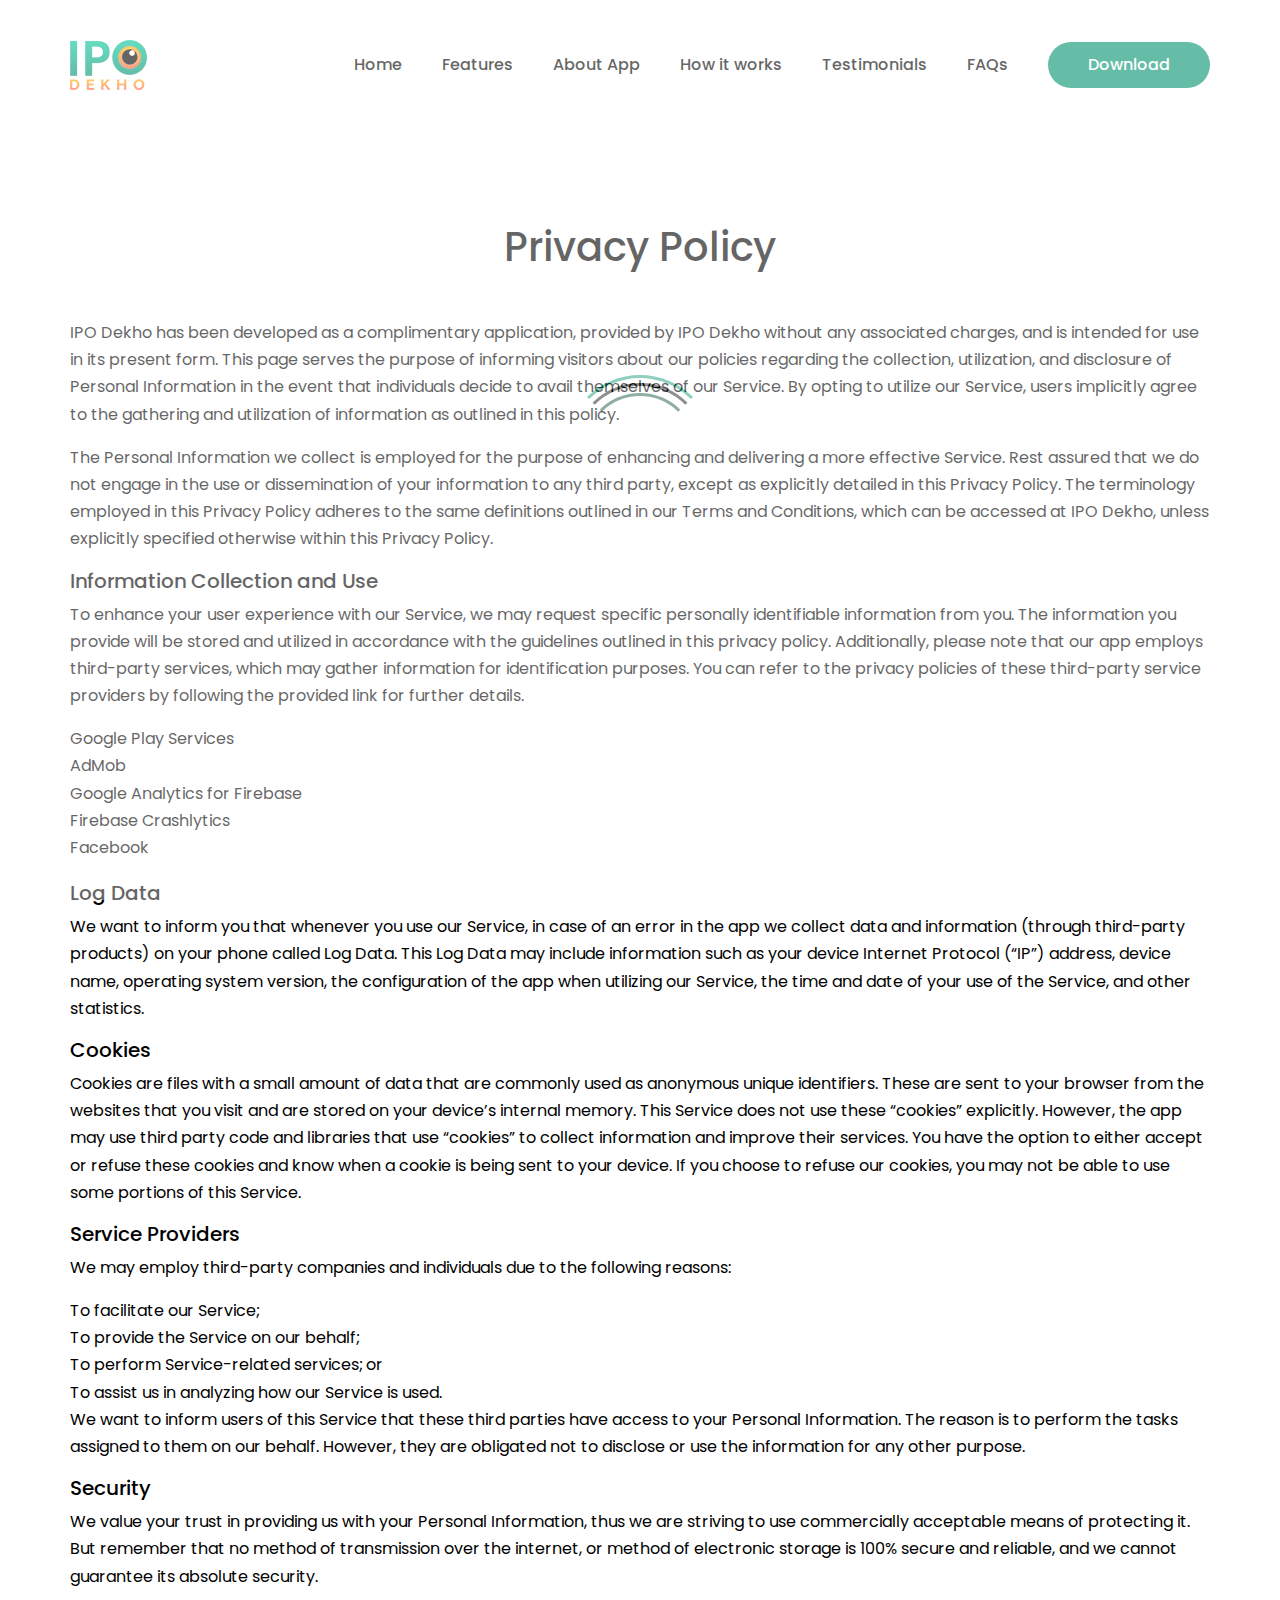
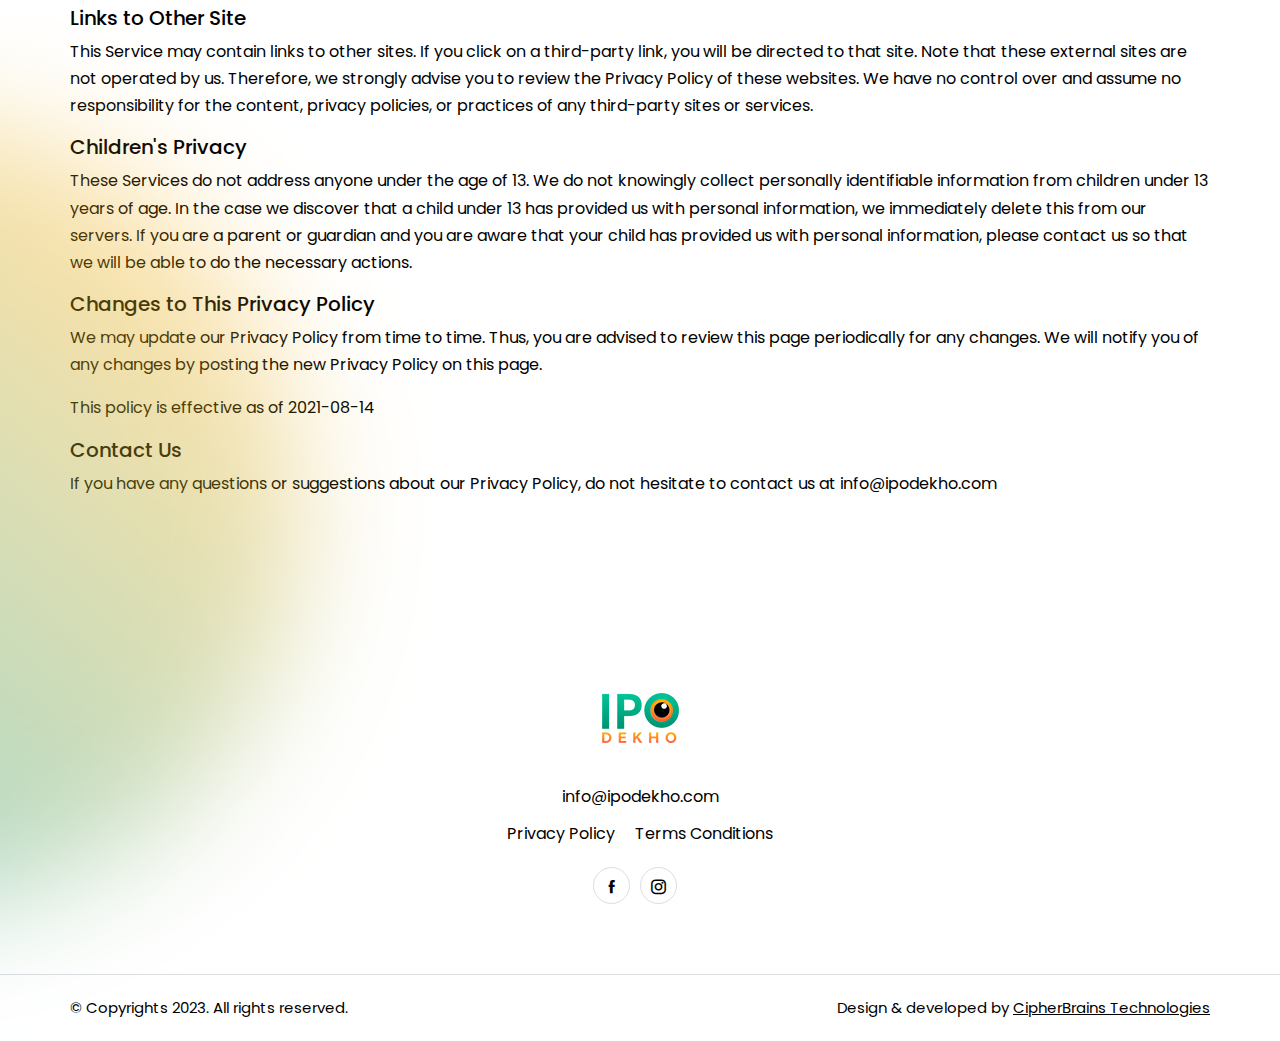
<file: privacy-policy.html>
<!DOCTYPE html>
<html lang="en">

<head>

    <meta charset="UTF-8">
    <meta http-equiv="X-UA-Compatible" content="IE=edge">
    <meta name="viewport" content="width=device-width, initial-scale=1.0">
    <title>IPODekho</title>

    <!-- icofont-css-link -->
    <link rel="stylesheet" href="css/icofont.min.css">
    <!-- Owl-Carosal-Style-link -->
    <link rel="stylesheet" href="css/owl.carousel.min.css">
    <!-- Bootstrap-Style-link -->
    <link rel="stylesheet" href="css/bootstrap.min.css">
    <!-- Aos-Style-link -->
    <link rel="stylesheet" href="css/aos.css">
    <!-- Coustome-Style-link -->
    <link rel="stylesheet" href="css/style.css">
    <!-- Responsive-Style-link -->
    <link rel="stylesheet" href="css/responsive.css">
    <!-- Favicon -->
    <link rel="shortcut icon" href="images/favicon.png" type="image/x-icon">

    <!-- Google Tag Manager -->
  <script>(function(w,d,s,l,i){w[l]=w[l]||[];w[l].push({'gtm.start':
  new Date().getTime(),event:'gtm.js'});var f=d.getElementsByTagName(s)[0],
  j=d.createElement(s),dl=l!='dataLayer'?'&l='+l:'';j.async=true;j.src=
  'https://www.googletagmanager.com/gtm.js?id='+i+dl;f.parentNode.insertBefore(j,f);
  })(window,document,'script','dataLayer','GTM-MMV2V7X');</script>
  <!-- End Google Tag Manager -->

  <script async src="https://pagead2.googlesyndication.com/pagead/js/adsbygoogle.js?client=ca-pub-9374105485162544" crossorigin="anonymous"></script>

</head>

<body>

    <!-- Page-wrapper-Start -->
    <div class="page_wrapper">

        <!-- Preloader -->
        <div id="preloader">
            <div id="loader"></div>
        </div>

        <!-- Header Start -->
        <header>
            <!-- container start -->
            <div class="container">
                <!-- navigation bar -->
                <nav class="navbar navbar-expand-lg">
                    <a class="navbar-brand" href="index.html">
                        <img src="images/logo.png" alt="image">
                    </a>
                    <button class="navbar-toggler" type="button" data-toggle="collapse"
                        data-target="#navbarSupportedContent" aria-controls="navbarSupportedContent"
                        aria-expanded="false" aria-label="Toggle navigation">
                        <span class="navbar-toggler-icon">
                            <!-- <i class="icofont-navigation-menu ico_menu"></i> -->
                            <div class="toggle-wrap">
                                <span class="toggle-bar"></span>
                            </div>
                        </span>
                    </button>

                    <div class="collapse navbar-collapse" id="navbarSupportedContent">
                        <ul class="navbar-nav ml-auto">
                            <li class="nav-item">
                                <a class="nav-link" href="index.html">Home</a>
                            </li>
                            <li class="nav-item">
                                <a class="nav-link" href="index.html#features">Features</a>
                            </li>
                            <li class="nav-item">
                                <a class="nav-link" href="index.html#about_app">About App</a>
                            </li>
                            <li class="nav-item">
                                <a class="nav-link" href="index.html#how_it_work">How it works</a>
                            </li>
                            <li class="nav-item">
                                <a class="nav-link" href="index.html#testimonials">Testimonials</a>
                            </li>
                            <li class="nav-item">
                                <a class="nav-link" href="index.html#faqs">FAQs</a>
                            </li>
                            <li class="nav-item">
                                <a class="nav-link dark_btn" href="index.html#getstarted">Download</a>
                            </li>
                        </ul>
                    </div>
                </nav>
                <!-- navigation end -->
            </div>
            <!-- container end -->
        </header>

        <!-- Banner-Section-Start -->
        <section class="banner_section">
            <!-- container start -->
            <div class="container">
                <!-- row start -->
                <div class="row">
                    <div class="col-lg-12">
                        <h1 class="text-center fw-bold mb-5">Privacy Policy</h1>
                        <p>IPO Dekho has been developed as a complimentary application, provided by IPO Dekho without any associated charges, and is intended for use in its present form. This page serves the purpose of informing visitors about our policies regarding the collection, utilization, and disclosure of Personal Information in the event that individuals decide to avail themselves of our Service. By opting to utilize our Service, users implicitly agree to the gathering and utilization of information as outlined in this policy.</p>
                        <p>The Personal Information we collect is employed for the purpose of enhancing and delivering a more effective Service. Rest assured that we do not engage in the use or dissemination of your information to any third party, except as explicitly detailed in this Privacy Policy. The terminology employed in this Privacy Policy adheres to the same definitions outlined in our Terms and Conditions, which can be accessed at IPO Dekho, unless explicitly specified otherwise within this Privacy Policy.</p>
                        <h5>Information Collection and Use</h5>
                        <p>To enhance your user experience with our Service, we may request specific personally identifiable information from you. The information you provide will be stored and utilized in accordance with the guidelines outlined in this privacy policy. Additionally, please note that our app employs third-party services, which may gather information for identification purposes. You can refer to the privacy policies of these third-party service providers by following the provided link for further details.</p>
                        <ul>
                            <li><a href="https://policies.google.com/privacy" target="_blank">Google Play Services</a></li>
                            <li><a href="https://support.google.com/admob/answer/6128543?hl=en" target="_blank">AdMob</a></li>
                            <li><a href="https://firebase.google.com/policies/analytics" target="_blank">Google Analytics for Firebase</a></li>
                            <li><a href="https://firebase.google.com/support/privacy" target="_blank">Firebase Crashlytics</a></li>
                            <li><a href="https://www.facebook.com/about/privacy/update/printable" target="_blank">Facebook</a></li>
                        </ul>
                        <h5 style="padding-top: 20px">Log Data</h5>
                        <p>We want to inform you that whenever you use our Service, in case of an error in the app we collect data and information (through third-party products) on your phone called Log Data. This Log Data may include information such as your device Internet Protocol (“IP”) address, device name, operating system version, the configuration of the app when utilizing our Service, the time and date of your use of the Service, and other statistics.</p>
                        <h5>Cookies</h5>
                        <p>Cookies are files with a small amount of data that are commonly used as anonymous unique identifiers. These are sent to your browser from the websites that you visit and are stored on your device’s internal memory. This Service does not use these “cookies” explicitly. However, the app may use third party code and libraries that use “cookies” to collect information and improve their services. You have the option to either accept or refuse these cookies and know when a cookie is being sent to your device. If you choose to refuse our cookies, you may not be able to use some portions of this Service.</p>
                        <h5>Service Providers</h5>
                        <p>We may employ third-party companies and individuals due to the following reasons:</p>
                        <ul>
                            <li>To facilitate our Service;</li>
                            <li>To provide the Service on our behalf;</li>
                            <li>To perform Service-related services; or</li>
                            <li>To assist us in analyzing how our Service is used.</li>
                        </ul>
                        <p>We want to inform users of this Service that these third parties have access to your Personal Information. The reason is to perform the tasks assigned to them on our behalf. However, they are obligated not to disclose or use the information for any other purpose.</p>
                        <h5>Security</h5>
                        <p>We value your trust in providing us with your Personal Information, thus we are striving to use commercially acceptable means of protecting it. But remember that no method of transmission over the internet, or method of electronic storage is 100% secure and reliable, and we cannot guarantee its absolute security.</p>
                        <h5>Links to Other Site</h5>
                        <p>This Service may contain links to other sites. If you click on a third-party link, you will be directed to that site. Note that these external sites are not operated by us. Therefore, we strongly advise you to review the Privacy Policy of these websites. We have no control over and assume no responsibility for the content, privacy policies, or practices of any third-party sites or services.</p>
                        <h5>Children's Privacy</h5>
                        <p>These Services do not address anyone under the age of 13. We do not knowingly collect personally identifiable information from children under 13 years of age. In the case we discover that a child under 13 has provided us with personal information, we immediately delete this from our servers. If you are a parent or guardian and you are aware that your child has provided us with personal information, please contact us so that we will be able to do the necessary actions.</p>
                        <h5>Changes to This Privacy Policy</h5>
                        <p>We may update our Privacy Policy from time to time. Thus, you are advised to review this page periodically for any changes. We will notify you of any changes by posting the new Privacy Policy on this page.</p>
                        <p>This policy is effective as of 2021-08-14</p>
                        <h5>Contact Us</h5>
                        <p>If you have any questions or suggestions about our Privacy Policy, do not hesitate to contact us at info@ipodekho.com</p>
                    </div>
                </div>
            </div>
            <!-- row end -->
    </div>
    <!-- container end -->
    </section>
    <!-- Banner-Section-end -->

    <!-- Footer-Section start -->
    <footer>
      <!-- section bg -->
      <div class="footer_bg"> <img src="images/section-bg.png" alt="image"> </div>
      <div class="top_footer" id="contact">
        <!-- container start -->
        <div class="container">
          <!-- row start -->
          <div class="row">
            <!-- footer link 1 -->
            <div class="col-lg-12 col-md-12 col-12 text-center">
              <div class="abt_side">
                <div class="logo"> <img src="images/logo.png" alt="image"></div>
                <ul>
                  <li><a href="mailto:info@ipodekho.com">info@ipodekho.com</a></li>
                </ul>
                <div>
                  <a href="privacy-policy.html" class="mx-2">Privacy Policy</a>
                  <a href="terms-conditions.html" class="mx-2">Terms Conditions</a>
                </div>
                <ul class="social_media justify-content-center">
                  <li><a href="https://www.facebook.com/ipodekho" target="_blank"><i class="icofont-facebook"></i></a></li>
                  <li><a href="https://www.instagram.com/ipo.dekho/" target="_blank"><i class="icofont-instagram"></i></a></li>
                </ul>
              </div>
            </div>
          </div>
          <!-- row end -->
        </div>
        <!-- container end -->
      </div>

        <!-- last footer -->
        <div class="bottom_footer">
            <!-- container start -->
            <div class="container">
                <!-- row start -->
                <div class="row">
                    <div class="col-md-6">
                        <p>© Copyrights 2023. All rights reserved.</p>
                    </div>
                    <div class="col-md-6">
                        <p class="developer_text">Design & developed by <a href="https://cipherbrains.com"
                                target="blank">CipherBrains Technologies</a></p>
                    </div>
                </div>
                <!-- row end -->
            </div>
            <!-- container end -->
        </div>

        <!-- go top button -->
        <div class="go_top">
            <span><img src="images/go_top.png" alt="image"></span>
        </div>
    </footer>
    <!-- Footer-Section end -->

    <div class="purple_backdrop"></div>

    </div>
    <!-- Page-wrapper-End -->

    <!-- Jquery-js-Link -->
    <script src="js/jquery.js"></script>
    <!-- owl-js-Link -->
    <script src="js/owl.carousel.min.js"></script>
    <!-- bootstrap-js-Link -->
    <script src="js/bootstrap.min.js"></script>
    <!-- aos-js-Link -->
    <script src="js/aos.js"></script>
    <!-- main-js-Link -->
    <script src="js/main.js"></script>

</body>

</html>
</file>
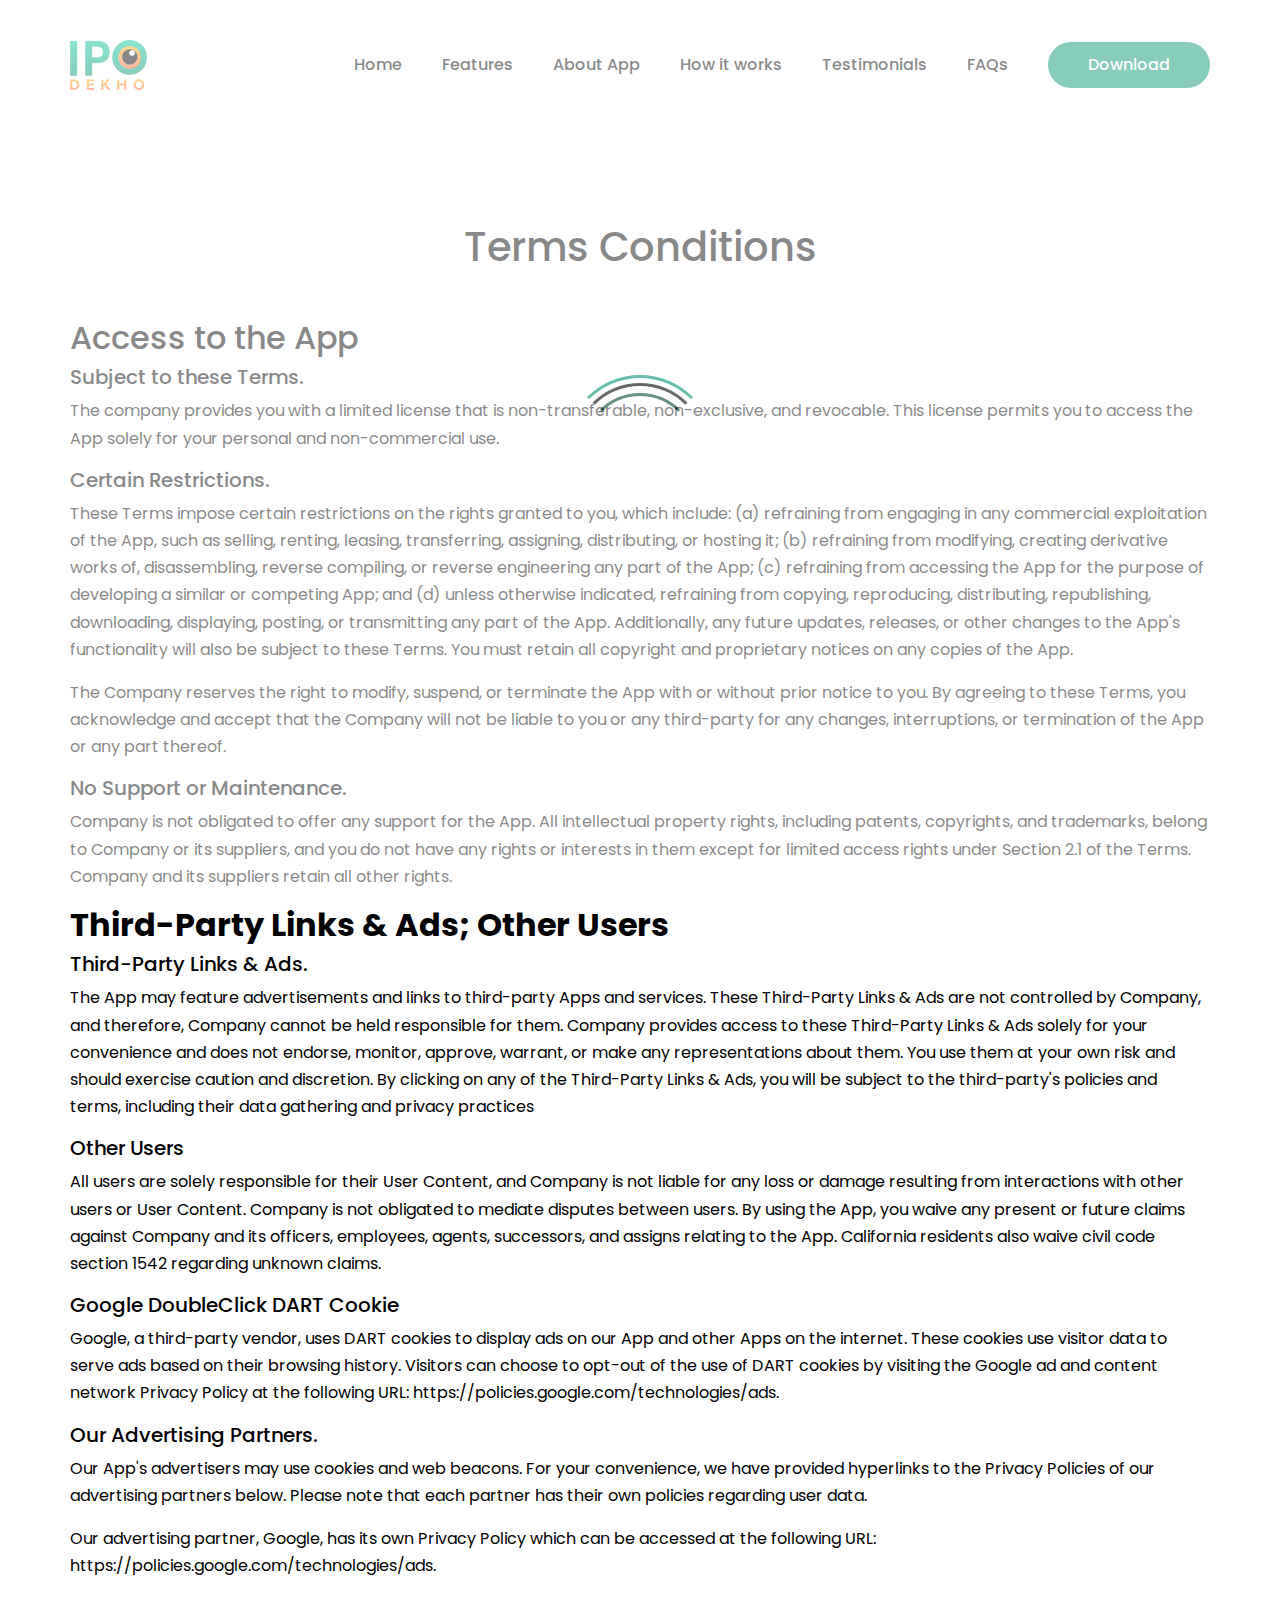
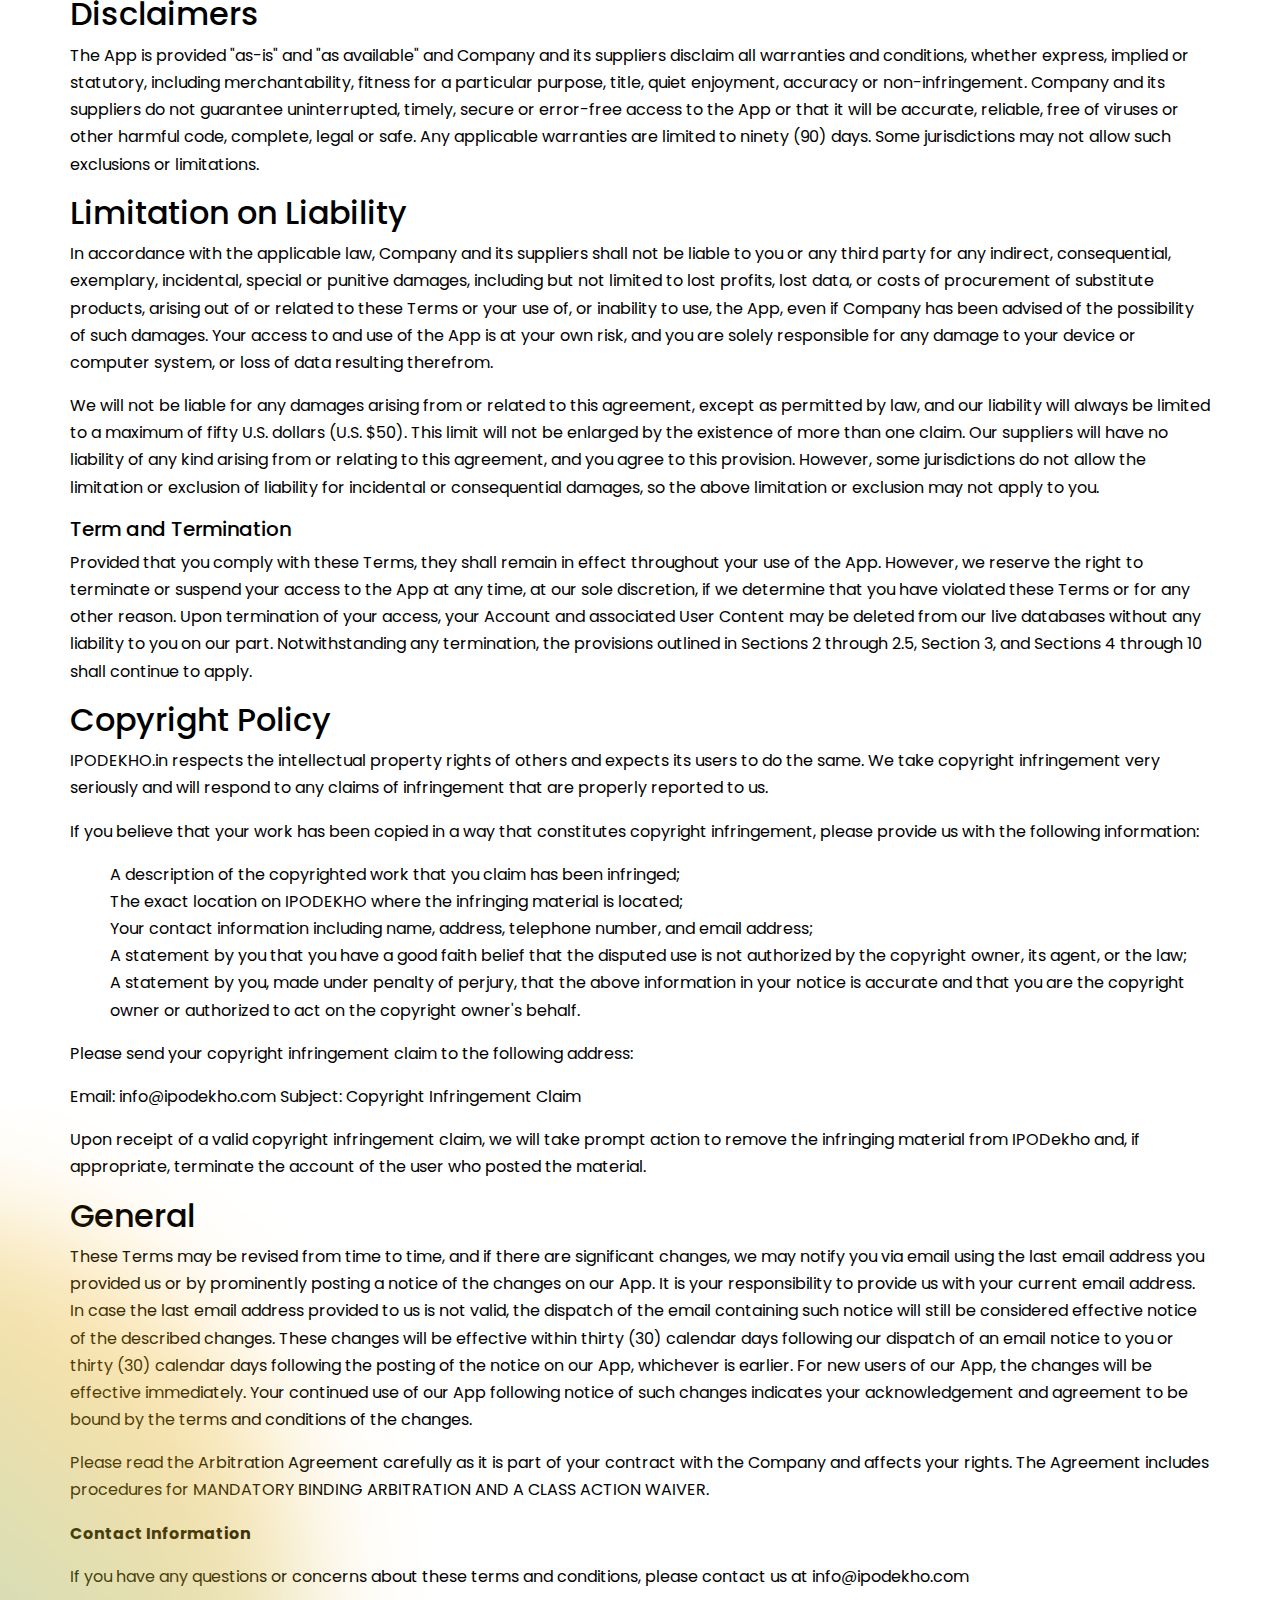
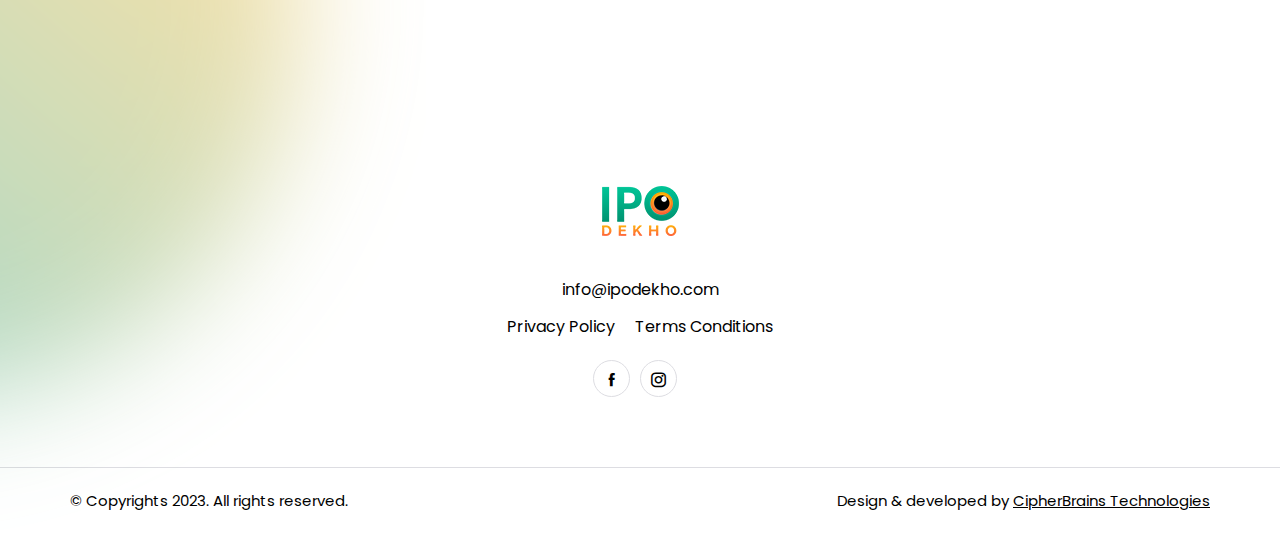
<file: terms-conditions.html>
<!DOCTYPE html>
<html lang="en">

<head>

    <meta charset="UTF-8">
    <meta http-equiv="X-UA-Compatible" content="IE=edge">
    <meta name="viewport" content="width=device-width, initial-scale=1.0">
    <title>IPODekho</title>

    <!-- icofont-css-link -->
    <link rel="stylesheet" href="css/icofont.min.css">
    <!-- Owl-Carosal-Style-link -->
    <link rel="stylesheet" href="css/owl.carousel.min.css">
    <!-- Bootstrap-Style-link -->
    <link rel="stylesheet" href="css/bootstrap.min.css">
    <!-- Aos-Style-link -->
    <link rel="stylesheet" href="css/aos.css">
    <!-- Coustome-Style-link -->
    <link rel="stylesheet" href="css/style.css">
    <!-- Responsive-Style-link -->
    <link rel="stylesheet" href="css/responsive.css">
    <!-- Favicon -->
    <link rel="shortcut icon" href="images/favicon.png" type="image/x-icon">

    <!-- Google Tag Manager -->
  <script>(function(w,d,s,l,i){w[l]=w[l]||[];w[l].push({'gtm.start':
  new Date().getTime(),event:'gtm.js'});var f=d.getElementsByTagName(s)[0],
  j=d.createElement(s),dl=l!='dataLayer'?'&l='+l:'';j.async=true;j.src=
  'https://www.googletagmanager.com/gtm.js?id='+i+dl;f.parentNode.insertBefore(j,f);
  })(window,document,'script','dataLayer','GTM-MMV2V7X');</script>
  <!-- End Google Tag Manager -->

  <script async src="https://pagead2.googlesyndication.com/pagead/js/adsbygoogle.js?client=ca-pub-9374105485162544" crossorigin="anonymous"></script>

</head>

<body>

    <!-- Page-wrapper-Start -->
    <div class="page_wrapper">

        <!-- Preloader -->
        <div id="preloader">
            <div id="loader"></div>
        </div>

        <!-- Header Start -->
        <header>
            <!-- container start -->
            <div class="container">
                <!-- navigation bar -->
                <nav class="navbar navbar-expand-lg">
                    <a class="navbar-brand" href="index.html">
                        <img src="images/logo.png" alt="image">
                    </a>
                    <button class="navbar-toggler" type="button" data-toggle="collapse"
                        data-target="#navbarSupportedContent" aria-controls="navbarSupportedContent"
                        aria-expanded="false" aria-label="Toggle navigation">
                        <span class="navbar-toggler-icon">
                            <!-- <i class="icofont-navigation-menu ico_menu"></i> -->
                            <div class="toggle-wrap">
                                <span class="toggle-bar"></span>
                            </div>
                        </span>
                    </button>

                    <div class="collapse navbar-collapse" id="navbarSupportedContent">
                        <ul class="navbar-nav ml-auto">
                            <li class="nav-item">
                                <a class="nav-link" href="index.html">Home</a>
                            </li>
                            <li class="nav-item">
                                <a class="nav-link" href="index.html#features">Features</a>
                            </li>
                            <li class="nav-item">
                                <a class="nav-link" href="index.html#about_app">About App</a>
                            </li>
                            <li class="nav-item">
                                <a class="nav-link" href="index.html#how_it_work">How it works</a>
                            </li>
                            <li class="nav-item">
                                <a class="nav-link" href="index.html#testimonials">Testimonials</a>
                            </li>
                            <li class="nav-item">
                                <a class="nav-link" href="index.html#faqs">FAQs</a>
                            </li>
                            <li class="nav-item">
                                <a class="nav-link dark_btn" href="index.html#getstarted">Download</a>
                            </li>
                        </ul>
                    </div>
                </nav>
                <!-- navigation end -->
            </div>
            <!-- container end -->
        </header>

        <!-- Banner-Section-Start -->
        <section class="banner_section">
            <!-- container start -->
            <div class="container">
                <!-- row start -->
                <div class="row">
                    <div class="col-lg-12">
                        <h1 class="text-center fw-bold mb-5">Terms Conditions</h1>
                        <h2>Access to the App</h2>
                        <h5>Subject to these Terms.</h5>
                        <p>The company provides you with a limited license that is non-transferable, non-exclusive, and
                            revocable. This license permits you to access the App solely for your personal and
                            non-commercial use.</p>
                        <h5>Certain Restrictions.</h5>
                        <p>These Terms impose certain restrictions on the rights granted to you, which include: (a)
                            refraining from engaging in any commercial exploitation of the App, such as selling,
                            renting, leasing, transferring, assigning, distributing, or hosting it; (b) refraining from
                            modifying, creating derivative works of, disassembling, reverse compiling, or reverse
                            engineering any part of the App; (c) refraining from accessing the App for the purpose of
                            developing a similar or competing App; and (d) unless otherwise indicated, refraining from
                            copying, reproducing, distributing, republishing, downloading, displaying, posting, or
                            transmitting any part of the App. Additionally, any future updates, releases, or other
                            changes to the App's functionality will also be subject to these Terms. You must retain all
                            copyright and proprietary notices on any copies of the App.</p>
                        <p>The Company reserves the right to modify, suspend, or terminate the App with or without prior
                            notice to you. By agreeing to these Terms, you acknowledge and accept that the Company will
                            not be liable to you or any third-party for any changes, interruptions, or termination of
                            the App or any part thereof.</p>
                        <h5>No Support or Maintenance.</h5>
                        <p>Company is not obligated to offer any support for the App. All intellectual property rights,
                            including patents, copyrights, and trademarks, belong to Company or its suppliers, and you
                            do not have any rights or interests in them except for limited access rights under Section
                            2.1 of the Terms. Company and its suppliers retain all other rights.</p>
                        <h2><strong>Third-Party Links &amp; Ads; Other Users</strong></h2>
                        <h5>Third-Party Links &amp; Ads.&nbsp;</h5>
                        <p>The App may feature advertisements and links to third-party Apps and services. These
                            Third-Party Links &amp; Ads are not controlled by Company, and therefore, Company cannot be
                            held responsible for them. Company provides access to these Third-Party Links &amp; Ads
                            solely for your convenience and does not endorse, monitor, approve, warrant, or make any
                            representations about them. You use them at your own risk and should exercise caution and
                            discretion. By clicking on any of the Third-Party Links &amp; Ads, you will be subject to
                            the third-party's policies and terms, including their data gathering and privacy practices
                        </p>
                        <h5>Other Users</h5>
                        <p>All users are solely responsible for their User Content, and Company is not liable for any
                            loss or damage resulting from interactions with other users or User Content. Company is not
                            obligated to mediate disputes between users. By using the App, you waive any present or
                            future claims against Company and its officers, employees, agents, successors, and assigns
                            relating to the App. California residents also waive civil code section 1542 regarding
                            unknown claims.</p>
                        <h5>Google DoubleClick DART Cookie</h5>
                        <p>Google, a third-party vendor, uses DART cookies to display ads on our App and other Apps on
                            the internet. These cookies use visitor data to serve ads based on their browsing history.
                            Visitors can choose to opt-out of the use of DART cookies by visiting the Google ad and
                            content network Privacy Policy at the following URL:<a
                                href="https://policies.google.com/technologies/ads" rel="noopener noreferrer"
                                target="_blank"> https://policies.google.com/technologies/ads</a>.</p>
                        <h5>Our Advertising Partners.&nbsp;</h5>
                        <p>Our App's advertisers may use cookies and web beacons. For your convenience, we have provided
                            hyperlinks to the Privacy Policies of our advertising partners below. Please note that each
                            partner has their own policies regarding user data.</p>
                        <p>Our advertising partner, Google, has its own Privacy Policy which can be accessed at the
                            following URL:<a href="https://policies.google.com/technologies/ads"
                                rel="noopener noreferrer" target="_blank">
                                https://policies.google.com/technologies/ads</a>.</p>
                        <h2>Disclaimers</h2>
                        <p>The App is provided "as-is" and "as available" and Company and its suppliers disclaim all
                            warranties and conditions, whether express, implied or statutory, including merchantability,
                            fitness for a particular purpose, title, quiet enjoyment, accuracy or non-infringement.
                            Company and its suppliers do not guarantee uninterrupted, timely, secure or error-free
                            access to the App or that it will be accurate, reliable, free of viruses or other harmful
                            code, complete, legal or safe. Any applicable warranties are limited to ninety (90) days.
                            Some jurisdictions may not allow such exclusions or limitations.</p>
                        <h2>Limitation on Liability</h2>
                        <p>In accordance with the applicable law, Company and its suppliers shall not be liable to you
                            or any third party for any indirect, consequential, exemplary, incidental, special or
                            punitive damages, including but not limited to lost profits, lost data, or costs of
                            procurement of substitute products, arising out of or related to these Terms or your use of,
                            or inability to use, the App, even if Company has been advised of the possibility of such
                            damages. Your access to and use of the App is at your own risk, and you are solely
                            responsible for any damage to your device or computer system, or loss of data resulting
                            therefrom.</p>
                        <p>We will not be liable for any damages arising from or related to this agreement, except as
                            permitted by law, and our liability will always be limited to a maximum of fifty U.S.
                            dollars (U.S. $50). This limit will not be enlarged by the existence of more than one claim.
                            Our suppliers will have no liability of any kind arising from or relating to this agreement,
                            and you agree to this provision. However, some jurisdictions do not allow the limitation or
                            exclusion of liability for incidental or consequential damages, so the above limitation or
                            exclusion may not apply to you.</p>
                        <h5>Term and Termination</h5>
                        <p>Provided that you comply with these Terms, they shall remain in effect throughout your use of
                            the App. However, we reserve the right to terminate or suspend your access to the App at any
                            time, at our sole discretion, if we determine that you have violated these Terms or for any
                            other reason. Upon termination of your access, your Account and associated User Content may
                            be deleted from our live databases without any liability to you on our part. Notwithstanding
                            any termination, the provisions outlined in Sections 2 through 2.5, Section 3, and Sections
                            4 through 10 shall continue to apply.</p>
                        <h2>Copyright Policy</h2>
                        <p>IPODEKHO.in respects the intellectual property rights of others and expects its users to do
                            the same. We take copyright infringement very seriously and will respond to any claims of
                            infringement that are properly reported to us.</p>
                        <p>If you believe that your work has been copied in a way that constitutes copyright
                            infringement, please provide us with the following information:</p>
                        <ol>
                            <li>A description of the copyrighted work that you claim has been infringed;</li>
                            <li>The exact location on IPODEKHO where the infringing material is located;</li>
                            <li>Your contact information including name, address, telephone number, and email address;
                            </li>
                            <li>A statement by you that you have a good faith belief that the disputed use is not
                                authorized by the copyright owner, its agent, or the law;</li>
                            <li>A statement by you, made under penalty of perjury, that the above information in your
                                notice is accurate and that you are the copyright owner or authorized to act on the
                                copyright owner's behalf.</li>
                        </ol>
                        <p>Please send your copyright infringement claim to the following address:</p>
                        <p>Email: info@ipodekho.com Subject: Copyright Infringement Claim</p>
                        <p>Upon receipt of a valid copyright infringement claim, we will take prompt action to remove
                            the infringing material from IPODekho and, if appropriate, terminate the account of the user
                            who posted the material.</p>
                        <h2>General</h2>
                        <p>These Terms may be revised from time to time, and if there are significant changes, we may
                            notify you via email using the last email address you provided us or by prominently posting
                            a notice of the changes on our App. It is your responsibility to provide us with your
                            current email address. In case the last email address provided to us is not valid, the
                            dispatch of the email containing such notice will still be considered effective notice of
                            the described changes. These changes will be effective within thirty (30) calendar days
                            following our dispatch of an email notice to you or thirty (30) calendar days following the
                            posting of the notice on our App, whichever is earlier. For new users of our App, the
                            changes will be effective immediately. Your continued use of our App following notice of
                            such changes indicates your acknowledgement and agreement to be bound by the terms and
                            conditions of the changes.</p>
                        <p>Please read the Arbitration Agreement carefully as it is part of your contract with the
                            Company and affects your rights. The Agreement includes procedures for MANDATORY BINDING
                            ARBITRATION AND A CLASS ACTION WAIVER.</p>
                        <p><strong>Contact Information</strong></p>
                        <p>If you have any questions or concerns about these terms and conditions, please contact us at
                            info@ipodekho.com</p>

                    </div>
                </div>
            </div>
            <!-- row end -->
    </div>
    <!-- container end -->
    </section>
    <!-- Banner-Section-end -->

    <!-- Footer-Section start -->
    <footer>
      <!-- section bg -->
      <div class="footer_bg"> <img src="images/section-bg.png" alt="image"> </div>
      <div class="top_footer" id="contact">
        <!-- container start -->
        <div class="container">
          <!-- row start -->
          <div class="row">
            <!-- footer link 1 -->
            <div class="col-lg-12 col-md-12 col-12 text-center">
              <div class="abt_side">
                <div class="logo"> <img src="images/logo.png" alt="image"></div>
                <ul>
                  <li><a href="mailto:info@ipodekho.com">info@ipodekho.com</a></li>
                </ul>
                <div>
                  <a href="privacy-policy.html" class="mx-2">Privacy Policy</a>
                  <a href="terms-conditions.html" class="mx-2">Terms Conditions</a>
                </div>
                <ul class="social_media justify-content-center">
                  <li><a href="https://www.facebook.com/ipodekho" target="_blank"><i class="icofont-facebook"></i></a></li>
                  <li><a href="https://www.instagram.com/ipo.dekho/" target="_blank"><i class="icofont-instagram"></i></a></li>
                </ul>
              </div>
            </div>
          </div>
          <!-- row end -->
        </div>
        <!-- container end -->
      </div>

        <!-- last footer -->
        <div class="bottom_footer">
            <!-- container start -->
            <div class="container">
                <!-- row start -->
                <div class="row">
                    <div class="col-md-6">
                        <p>© Copyrights 2023. All rights reserved.</p>
                    </div>
                    <div class="col-md-6">
                        <p class="developer_text">Design & developed by <a href="https://cipherbrains.com"
                                target="blank">CipherBrains Technologies</a></p>
                    </div>
                </div>
                <!-- row end -->
            </div>
            <!-- container end -->
        </div>

        <!-- go top button -->
        <div class="go_top">
            <span><img src="images/go_top.png" alt="image"></span>
        </div>
    </footer>
    <!-- Footer-Section end -->

    <div class="purple_backdrop"></div>

    </div>
    <!-- Page-wrapper-End -->

    <!-- Jquery-js-Link -->
    <script src="js/jquery.js"></script>
    <!-- owl-js-Link -->
    <script src="js/owl.carousel.min.js"></script>
    <!-- bootstrap-js-Link -->
    <script src="js/bootstrap.min.js"></script>
    <!-- aos-js-Link -->
    <script src="js/aos.js"></script>
    <!-- main-js-Link -->
    <script src="js/main.js"></script>

</body>

</html>
</file>
<file: css/style.css>
/*-----------------------------------------------------------------------------------

[Table of contents]

1. Font
2. Css Variable for colors
3. Common CSS
4. Preloader CSS
5. Header - Main Navigation ( section )
6. Hero Slider ( section )
7. Trusted Logo Slider ( section )
8. Features ( section )
9. About us ( section )
10. Modern UI ( section )
11. How it works ( section )
12. Testimonials ( section )
13. Pricing ( section )
14. Faq ( section )
15. Interface ( section )
16. Download app ( section )
17. Latest story ( section )
18. Newsletter ( section )
19. Footer ( section )
20. Animation CSS ( section )


-----------------------------------------------------------------------------------*/

/* --------Font--------------- */
/* poppins-300 - latin */
@font-face {
    font-family: 'Poppins';
    font-style: normal;
    font-weight: 300;
    src: url('../fonts/poppins-v20-latin-300.eot'); /* IE9 Compat Modes */
    src: local(''),
         url('../fonts/poppins-v20-latin-300d41d.eot?#iefix') format('embedded-opentype'), /* IE6-IE8 */
         url('../fonts/poppins-v20-latin-300.woff2') format('woff2'), /* Super Modern Browsers */
         url('../fonts/poppins-v20-latin-300.woff') format('woff'), /* Modern Browsers */
         url('../fonts/poppins-v20-latin-300.ttf') format('truetype'), /* Safari, Android, iOS */
         url('../fonts/poppins-v20-latin-300.svg#Poppins') format('svg'); /* Legacy iOS */
  }
  /* poppins-regular - latin */
  @font-face {
    font-family: 'Poppins';
    font-style: normal;
    font-weight: 400;
    src: url('../fonts/poppins-v20-latin-regular.eot'); /* IE9 Compat Modes */
    src: local(''),
         url('../fonts/poppins-v20-latin-regulard41d.eot?#iefix') format('embedded-opentype'), /* IE6-IE8 */
         url('../fonts/poppins-v20-latin-regular.woff2') format('woff2'), /* Super Modern Browsers */
         url('../fonts/poppins-v20-latin-regular.woff') format('woff'), /* Modern Browsers */
         url('../fonts/poppins-v20-latin-regular.ttf') format('truetype'), /* Safari, Android, iOS */
         url('../fonts/poppins-v20-latin-regular.svg#Poppins') format('svg'); /* Legacy iOS */
  }
  /* poppins-italic - latin */
  @font-face {
    font-family: 'Poppins';
    font-style: italic;
    font-weight: 400;
    src: url('../fonts/poppins-v20-latin-italic.eot'); /* IE9 Compat Modes */
    src: local(''),
         url('../fonts/poppins-v20-latin-italicd41d.eot?#iefix') format('embedded-opentype'), /* IE6-IE8 */
         url('../fonts/poppins-v20-latin-italic.woff2') format('woff2'), /* Super Modern Browsers */
         url('../fonts/poppins-v20-latin-italic.woff') format('woff'), /* Modern Browsers */
         url('../fonts/poppins-v20-latin-italic.ttf') format('truetype'), /* Safari, Android, iOS */
         url('../fonts/poppins-v20-latin-italic.svg#Poppins') format('svg'); /* Legacy iOS */
  }
  /* poppins-500 - latin */
  @font-face {
    font-family: 'Poppins';
    font-style: normal;
    font-weight: 500;
    src: url('../fonts/poppins-v20-latin-500.eot'); /* IE9 Compat Modes */
    src: local(''),
         url('../fonts/poppins-v20-latin-500d41d.eot?#iefix') format('embedded-opentype'), /* IE6-IE8 */
         url('../fonts/poppins-v20-latin-500.woff2') format('woff2'), /* Super Modern Browsers */
         url('../fonts/poppins-v20-latin-500.woff') format('woff'), /* Modern Browsers */
         url('../fonts/poppins-v20-latin-500.ttf') format('truetype'), /* Safari, Android, iOS */
         url('../fonts/poppins-v20-latin-500.svg#Poppins') format('svg'); /* Legacy iOS */
  }
  /* poppins-500italic - latin */
  @font-face {
    font-family: 'Poppins';
    font-style: italic;
    font-weight: 500;
    src: url('../fonts/poppins-v20-latin-500italic.eot'); /* IE9 Compat Modes */
    src: local(''),
         url('../fonts/poppins-v20-latin-500italicd41d.eot?#iefix') format('embedded-opentype'), /* IE6-IE8 */
         url('../fonts/poppins-v20-latin-500italic.woff2') format('woff2'), /* Super Modern Browsers */
         url('../fonts/poppins-v20-latin-500italic.woff') format('woff'), /* Modern Browsers */
         url('../fonts/poppins-v20-latin-500italic.ttf') format('truetype'), /* Safari, Android, iOS */
         url('../fonts/poppins-v20-latin-500italic.svg#Poppins') format('svg'); /* Legacy iOS */
  }
  /* poppins-600 - latin */
  @font-face {
    font-family: 'Poppins';
    font-style: normal;
    font-weight: 600;
    src: url('../fonts/poppins-v20-latin-600.eot'); /* IE9 Compat Modes */
    src: local(''),
         url('../fonts/poppins-v20-latin-600d41d.eot?#iefix') format('embedded-opentype'), /* IE6-IE8 */
         url('../fonts/poppins-v20-latin-600.woff2') format('woff2'), /* Super Modern Browsers */
         url('../fonts/poppins-v20-latin-600.woff') format('woff'), /* Modern Browsers */
         url('../fonts/poppins-v20-latin-600.ttf') format('truetype'), /* Safari, Android, iOS */
         url('../fonts/poppins-v20-latin-600.svg#Poppins') format('svg'); /* Legacy iOS */
  }
  /* poppins-700 - latin */
  @font-face {
    font-family: 'Poppins';
    font-style: normal;
    font-weight: 700;
    src: url('../fonts/poppins-v20-latin-700.eot'); /* IE9 Compat Modes */
    src: local(''),
         url('../fonts/poppins-v20-latin-700d41d.eot?#iefix') format('embedded-opentype'), /* IE6-IE8 */
         url('../fonts/poppins-v20-latin-700.woff2') format('woff2'), /* Super Modern Browsers */
         url('../fonts/poppins-v20-latin-700.woff') format('woff'), /* Modern Browsers */
         url('../fonts/poppins-v20-latin-700.ttf') format('truetype'), /* Safari, Android, iOS */
         url('../fonts/poppins-v20-latin-700.svg#Poppins') format('svg'); /* Legacy iOS */
  }
  /* poppins-800 - latin */
  @font-face {
    font-family: 'Poppins';
    font-style: normal;
    font-weight: 800;
    src: url('../fonts/poppins-v20-latin-800.eot'); /* IE9 Compat Modes */
    src: local(''),
         url('../fonts/poppins-v20-latin-800d41d.eot?#iefix') format('embedded-opentype'), /* IE6-IE8 */
         url('../fonts/poppins-v20-latin-800.woff2') format('woff2'), /* Super Modern Browsers */
         url('../fonts/poppins-v20-latin-800.woff') format('woff'), /* Modern Browsers */
         url('../fonts/poppins-v20-latin-800.ttf') format('truetype'), /* Safari, Android, iOS */
         url('../fonts/poppins-v20-latin-800.svg#Poppins') format('svg'); /* Legacy iOS */
  }

/* -----------Css-variable------ */

:root {
    --light-purple: #F6F4FE;
    --theme-color: #6A49F2;
    --bg-theme: #6A49F2;
    --dark-theme-color: #32236F;
    --dark-bg-text: #9995b1;
    --body-text: #3E3F66;
    --text-white: #ffffff;
    --bg-white: #ffffff;
    --slider-dots-color: #D4D2DD;
    --light-bg: #DFDAF3;
}



/* ------Common-Css------------- */

html{scroll-behavior:smooth}

body {
    margin: 0;
    padding: 0;
    box-sizing: border-box;
    font-size: 16px;
    line-height: 1.7;
    font-family: 'Poppins', sans-serif;
    color: var(--body-text);
    /*background-color: var(--light-purple);*/
}

.page_wrapper {
    width: 100%;
    overflow-x: hidden;
}

a {
    text-decoration: none;
    color: var(--body-text);
}

a:hover {
    text-decoration: none;
    color: var(--body-text);
}

ul,
li {
    padding: 0;
    list-style-type: none;
    margin: 0;
}

button:focus,
.btn.focus,
.btn:focus {
    outline: none;
    box-shadow: none;
}

@media screen and (min-width:1200px) {
    .container {
        max-width: 1170px;
    }
}

.section_title {
    text-align: center;
}

/* section heading h2 */
.section_title h2 {
    font-size: 40px;
    font-weight: 700;
    color: var(--dark-theme-color);
}

.section_title h2 span {
    color: var(--theme-color);
}

.row_am {
    padding: 50px 0;
}

/* purple button */
.puprple_btn {
    background-color: var(--theme-color);
    color: var(--text-white);
    border-radius: 50px;
    padding: 10px 40px;
    position: relative;
    overflow: hidden;
    z-index: 1;
    font-weight: 500;
}

.puprple_btn::before {
    content: "";
    position: absolute;
    left: 0;
    top: 0;
    width: 0%;
    height: 100%;
    background-color: var(--bg-white);
    border-radius: 50px;
    transition: .6s all;
    z-index: -1;
}

.puprple_btn:hover::before {
    width: 100%;
}

.puprple_btn:hover {
    color: var(--theme-color);
}

/* white button */
.white_btn {
    padding: 10px 45px;
    border: 1px solid var(--theme-color);
    color: var(--theme-color);
    border-radius: 50px;
    background-color: var(--bg-white);
    font-weight: 700;
    position: relative;
    z-index: 1;
    overflow: hidden;
    font-weight: 500;
}

.white_btn::before {
    content: "";
    position: absolute;
    left: 0;
    top: 0;
    width: 0%;
    height: 100%;
    background-color: var(--bg-theme);
    border-radius: 50px;
    transition: .6s all;
    z-index: -1;
}

.white_btn:hover::before {
    width: 110%;
}

.white_btn:hover {
    color: var(--text-white);
}

.highlited_block .white_btn:hover {
    border-color: var(--bg-white);
}

/* slider controls */
.owl-carousel .owl-dots {
    display: flex;
    align-items: center;
    justify-content: center;
    position: relative;
    margin-top: 20px;
}

.owl-carousel .owl-dots button {
    display: block;
    width: 15px;
    height: 15px;
    background-color: var(--slider-dots-color);
    border-radius: 15px;
    margin: 0 5px;
}

.owl-carousel .owl-dots button.active {
    background-color: var(--theme-color);
}

/* -------------Preloader-Css-Start-------------- */

/* Preloader */
#preloader {
    position: fixed;
    top: 0;
    left: 0;
    width: 100%;
    height: 100%;
    background-color: rgba(255, 255, 255, 0.9);
    z-index: 999999;
}

#loader {
    display: block;
    position: relative;
    left: 50%;
    top: 50%;
    width: 150px;
    height: 150px;
    margin: -75px 0 0 -75px;
    border-radius: 50%;
    border: 3px solid transparent;
    border-top-color: var(--bg-theme);
    -webkit-animation: spin 2s linear infinite;
    animation: spin 2s linear infinite;
}

#loader:before {
    content: "";
    position: absolute;
    top: 5px;
    left: 5px;
    right: 5px;
    bottom: 5px;
    border-radius: 50%;
    border: 3px solid transparent;
    border-top-color: var(--body-text);
    -webkit-animation: spin 3s linear infinite;
    animation: spin 3s linear infinite;
}

#loader:after {
    content: "";
    position: absolute;
    top: 15px;
    left: 15px;
    right: 15px;
    bottom: 15px;
    border-radius: 50%;
    border: 3px solid transparent;
    border-top-color: var(--dark-theme-color);
    -webkit-animation: spin 1.5s linear infinite;
    animation: spin 1.5s linear infinite;
}

@-webkit-keyframes spin {
    0%   {
        -webkit-transform: rotate(0deg);
        -ms-transform: rotate(0deg);
        transform: rotate(0deg);
    }
    100% {
        -webkit-transform: rotate(360deg);
        -ms-transform: rotate(360deg);
        transform: rotate(360deg);
    }
}

@keyframes spin {
    0%   {
        -webkit-transform: rotate(0deg);
        -ms-transform: rotate(0deg);
        transform: rotate(0deg);
    }
    100% {
        -webkit-transform: rotate(360deg);
        -ms-transform: rotate(360deg);
        transform: rotate(360deg);
    }
}




/* -----------Header-Css-Start------------------- */
/* header wraper */
header {
    position: relative;
    width: 100%;
    z-index: 99999;
    transition: .4s all;
}

header.fix_style {
    position: fixed;
    top: 0;
    backdrop-filter: blur(5px);
    background-color: #ffffffb4;
    padding: 15px 0;
    transition: none;
    opacity: 0;
    pointer-events: none;
}

header.fixed {
   pointer-events: all;
   opacity: 1;
   transition: .4s all;
}

header.fixed .navbar {
    padding: 0;
}

/* navigation bar */
.navbar {
    padding-left: 0;
    padding-right: 0;
    padding-top: 35px;
}

.navbar-expand-lg .navbar-nav {
    align-items: center;
}

.navbar-expand-lg .navbar-nav .nav-link {
    padding: 5px 20px;
    font-weight: 500;
}

.navbar-expand-lg .navbar-nav .nav-link:hover {
    color: var(--theme-color);
}

.navbar-expand-lg .navbar-nav .nav-link.dark_btn {
    color: var(--text-white);
    background-color: var(--theme-color);
    font-size: 16px;
    padding: 9px 40px;
    border-radius: 25px;
    margin-left: 20px;
    position: relative;
}


.navbar-expand-lg .navbar-nav .nav-link.dark_btn::before, 
.navbar-expand-lg .navbar-nav .nav-link.dark_btn::after {
    content: '';
    position: absolute;
    top: 0;
    right: 0;
    bottom: 0;
    left: 0;
    width: 100%;
    height: 100%;
    border-radius: 42px;
    z-index: -1;
}

.navbar-expand-lg .navbar-nav .nav-link.dark_btn::before {
	animation: pulse-blue-medium-sm 3.5s infinite
}

.navbar-expand-lg .navbar-nav .nav-link.dark_btn::after  {
	animation: pulse-blue-small-sm 3.5s infinite
}

.navbar-brand img {
    width: auto;
}

/* navigation bar dropdown */
.navbar-expand-lg .navbar-nav .has_dropdown {
    display: flex;
    align-items: center;
    position: relative;
    border-radius: 10px 10px 0 0;
    transition: .4s all;
}

.navbar-expand-lg .navbar-nav .has_dropdown:hover {
    background-color: var(--bg-white);
    box-shadow: 0px 4px 10px #c5c5c580;
}

.navbar-expand-lg .navbar-nav .has_dropdown .drp_btn {
    position: relative;
    right: 15px;
}

.navbar-expand-lg .navbar-nav .has_dropdown .sub_menu {
    position: absolute;
    top: 100%;
    background-color: var(--bg-white);
    border-radius: 0 10px 10px 10px;
    min-width: 210px;
    max-width: 230px;
    margin-top: -10px;
    transition: .4s all;
    opacity: 0;
    pointer-events: none;
    box-shadow: 0px 4px 10px #c5c5c580;
}

.navbar-expand-lg .navbar-nav .has_dropdown .sub_menu ul {
    margin-left: 0;
    padding: 10px 20px;
}

.navbar-expand-lg .navbar-nav .has_dropdown .sub_menu ul li a {
    font-size: 15px;
    position: relative;
    transition: .4s all;
    line-height: 35px;
    font-weight: 500;
}

.navbar-expand-lg .navbar-nav .has_dropdown .sub_menu ul li a::before {
    content: "";
    width: 10px;
    height: 10px;
    display: inline-block;
    border: 2px solid var(--theme-color);
    border-radius: 10px;
    margin-right: 5px;
    position: absolute;
    left: -10px;
    top: 50%;
    transform: translateY(-50%);
    opacity: 0;
    transition: .4s all;
}

.navbar-expand-lg .navbar-nav .has_dropdown .sub_menu ul li a:hover {
    padding-left: 15px;
    color: var(--theme-color);
}

.navbar-expand-lg .navbar-nav .has_dropdown .sub_menu ul li a:hover::before {
    opacity: 1;
    left: 0;
}

.navbar-expand-lg .navbar-nav .has_dropdown:hover>a,
.navbar-expand-lg .navbar-nav .has_dropdown:hover>.drp_btn {
    color: var(--theme-color);
}

.navbar-expand-lg .navbar-nav .has_dropdown:hover .sub_menu {
    opacity: 1;
    pointer-events: all;
    margin-top: -1px;
}

/* navigation toggle menu */
.toggle-wrap {
    padding: 10px;
    position: relative;
    cursor: pointer;
    
    /*disable selection*/
    -webkit-touch-callout: none;
      -webkit-user-select: none;
      -khtml-user-select: none;
      -moz-user-select: none;
      -ms-user-select: none;
      user-select: none;
  }

  .toggle-bar,
  .toggle-bar::before,
  .toggle-bar::after,
  .toggle-wrap.active .toggle-bar,
  .toggle-wrap.active .toggle-bar::before,
  .toggle-wrap.active .toggle-bar::after {
      -webkit-transition: all .2s ease-in-out;
      -moz-transition: all .2s ease-in-out;
      -o-transition: all .2s ease-in-out;
      transition: all .2s ease-in-out;
  }

  .toggle-bar {
      width: 25px;
      margin: 10px 0;
      position: relative;
      border-top: 4px solid var(--body-text);
      display: block;
  }

  .toggle-bar::before,
  .toggle-bar::after {
      content: "";
      display: block;
      background: var(--body-text);
      height: 4px;
      width: 30px;
      position: absolute;
      top: -12px;
      right: 0px;
      -ms-transform: rotate(0deg);
      -webkit-transform: rotate(0deg);
      transform: rotate(0deg);
      -ms-transform-origin: 13%;
      -webkit-transform-origin: 13%;
      transform-origin: 13%;
  }

  .toggle-bar::after {
    top: 4px;
  }

  .toggle-wrap.active .toggle-bar {
    border-top: 6px solid transparent;
  }

  .toggle-wrap.active .toggle-bar::before {
      -ms-transform: rotate(45deg);
      -webkit-transform: rotate(45deg);
      transform: rotate(45deg);
  }

  .toggle-wrap.active .toggle-bar::after {
      -ms-transform: rotate(-45deg);
      -webkit-transform: rotate(-45deg);
      transform: rotate(-45deg);
  }


/* ---------Hero-Slider-Css-Start------------------ */
/* hero banner wraper */
.banner_section {
    margin-top: 120px;
    position: relative;
}


.banner_section .container {
    position: relative;
}

.banner_section .row {
    align-items: center;
}

/* hero banner text */
.banner_section .banner_text {
    margin-top: -50px;
}

/* hero banner heading h1 */
.banner_section .banner_text h1 {
    font-size: 50px;
    color: var(--dark-theme-color);
    letter-spacing: -1.5px;
    font-weight: 700;
}

.banner_section .banner_text h1 span {
    color: var(--theme-color);
}

/* trial box  wraper */
.trial_box {
    display: flex;
    justify-content: space-between;
    align-items: center;
    margin-bottom: 10px;
    position: relative;
    z-index: 99;
    width: 100%;
}

.trial_box form {
    width: 60%;
}

/* trial input  */
.trial_box form {
    display: flex;
}

.trial_box form .form-group {
    margin-bottom: 0;
}

.trial_box form .form-group .form-control {
    width: 360px;
    height: 55px;
    border-radius: 6px;
    color: var(--dark-theme-color);
}

.trial_box form .form-group .form-control::placeholder {
    color: var(--dark-theme-color);
}

/* trial_box button */
.trial_box form .form-group .btn {
    height: 55px;
    width: 170px;
    text-transform: uppercase;
    color: var(--text-white);
    background-color: var(--bg-theme);
    border-radius: 6px;
    margin-left: 10px;
    font-weight: 600;
    position: relative;
    overflow: hidden;
    z-index: 1;
}

.trial_box form .form-group .btn::before {
    content: "";
    position: absolute;
    left: 0;
    top: 0;
    width: 0%;
    height: 100%;
    background-color: var(--bg-white);
    border-radius: 0;
    transition: .6s all;
    z-index: -1;
}

.trial_box form .form-group .btn:hover::before {
    width: 100%;
}

.trial_box form .form-group .btn:hover {
    color: var(--theme-color);
}

/* hero slider button */
.banner_section .app_btn {
    display: flex;
    align-items: center;
}

/* trial box text */
.trial_box_list ul {
    position: relative;
    display: flex;
}

.trial_box_list ul li{
    text-align: left;
    padding: 0 25px 0 0;
    font-size: 15px;
}

/* hero banner list */
.banner_section .app_btn li a {
    display: block;
    transition: .4s all;
}

.banner_section .app_btn li:last-child {
    margin-left: 25px;
}

.banner_section .app_btn li a img {
    transition: .4s all;
}

.banner_section .app_btn li a .white_img {
    position: absolute;
    left: 50%;
    transform: translateX(-50%);
    opacity: 0;
}


.banner_section .app_btn li a:hover .blue_img {
    opacity: 0;
}

.banner_section .app_btn li a:hover .white_img {
    opacity: 1;
}

/* hero banner users */
.banner_section .used_app {
    display: flex;
    align-items: center;
    margin-top: 35px;
}

.banner_section .used_app ul {
    display: flex;
    align-items: center;
    margin-right: 10px;
}

.banner_section .used_app ul li:not(:first-child) {
    margin-left: -15px;
}

.banner_section .used_app p {
    font-size: 15px;
    line-height: 19px;
    margin-bottom: 0;
}

/* hero slider images */
.banner_section .banner_images {
    /*display: flex;*/
    position: relative;
}

.banner_section .banner_images img {
    border-radius: 10px;
    box-shadow: 0px 4px 10px #0092706e;
    margin-bottom: 20px;
}

.banner_section .banner_images {
    text-align: right;
}

.banner_section .banner_images.image_box2{
    text-align: left;
}

.banner_section .banner_images .banner_image1 img{
    animation-delay: 1s;
}

.banner_section .banner_images .banner_image2 img{
    animation-delay: 4s;
}

.banner_section .banner_images .banner_image3 img{
    animation-delay: 3s;
}

.banner_section .banner_images .banner_image4 img{
    animation-delay: 2s;
}


/* hero banner bg animation */
.banner_section .hero_bg {
    position: absolute;
    top: -200px;
    right: 50px;
}

.banner_section .hero_bg {
    animation: mymove 10s infinite;
}


@keyframes mymove {
  50% {transform: rotate(360deg);}
}


/* hero banner control dots */
.banner_section .owl-dots {
    margin-top: 40px;
}

.owl-carousel .owl-item img {
    max-width: 100%;
    width: auto;
}




/* ------------Trusted-Section-Css-Start----------- */

/* trusted logos wraper */
.trusted_section {
    padding: 100px 0;
}

.trusted_section .company_logos {
    padding-top: 20px;
}

.trusted_section .company_logos img {
    filter: grayscale(1);
    margin: 0 auto;
    transition: .4s all;
}

.trusted_section .company_logos img:hover {
    filter: grayscale(0);
}



/* ----------Feature-Detail-Section-start------ */

/* features section wraper */
.features_section {
    padding-top: 200px;
    position: relative;

}

/* features section image */
.features_section .features_inner .feature_img {
    width: 70%;
    /*height: 50%;*/
    overflow: auto;
    margin: auto;
    position: absolute;
    top: -90px; 
    left: 0; 
    bottom: 0; 
    right: 0;
    text-align: center;
}

.features_section .features_inner .feature_img img {
    max-width: 100%;
}

.features_section .container {
    max-width: 1370px;
}

.features_section .features_inner {
    position: relative;
    background-color: rgba(255, 255, 255, 0.8);
    padding: 190px 0 70px 0;
    border-radius: 30px;
    box-shadow: 0px 4px 30px #EDE9FE;
    border: solid 1px var(--bg-white) ;

}

/* features box block */
.features_section .features_inner .features_block {
    max-width: 1170px;
    margin: 0 auto;
    padding: 40px 20px 0 20px;
}

/* features section box */

.features_section .features_inner .feature_box {
    width: 100%;
    text-align: left;
}

.features_section .features_inner .feature_box .image {
    position: relative;
    max-width: 100%;
}

.features_section .features_inner .feature_box .image img {
    border-radius: 12px 12px 0 0;
    max-width: 100%;
}

.features_section .features_inner .feature_box .text {
    padding: 30px 0 0 0;
}

.features_section .features_inner .feature_box .text h4 {
    font-size: 20px;
    color: var(--dark-theme-color);
    font-weight: 600;
}


/* feature section bg animation */

.feature_section_bg {
    position: absolute;
    top: 0;
    left: -300px;
}


/* bg animation */
.feature_section_bg {
    animation: mymove 5s infinite;
}


@keyframes mymove {
  50% {transform: rotate(180deg);}
}

/* -----------------About-App-Section-Css-Start------------------ */

/* about us section wraper */
.about_app_section .about_img {
    display: flex;
    align-items: center;
    position: relative;
}

/* about us section images*/
.about_app_section .about_img img {
    max-width: 100%;
}

.about_app_section .about_img::before {
    content: "";
    position: absolute;
    left: 38%;
    top: 50%;
    transform: translate(-50%, -50%);
    width: 500px;
    height: 500px;
    background-color: var(--bg-white);
    border-radius: 100%;
    z-index: -1;
}

.about_app_section .about_img .screen_img {
    margin-left: -200px;
    margin-top: 110px;
}

.about_app_section .about_text .section_title {
    text-align: left;
}

.about_app_section .about_text .section_title h2 {
    margin-bottom: 15px;
}

/* about us section  statastics nomber */
.about_app_section .about_text .app_statstic {
    display: flex;
    flex-wrap: wrap;
    justify-content: space-between;
    margin-bottom: 10px;
    margin-top: 40px;
}

.about_app_section .about_text .app_statstic li {
    width: 248px;
    background-color: var(--bg-white);
    margin-bottom: 30px;
    display: flex;
    align-items: center;
    border-radius: 12px;
    padding: 15px 10px;
    padding-left: 35px;
    box-shadow: 0px 4px 10px #EDE9FE;
}

.about_app_section .about_text .app_statstic li .icon {
    margin-right: 9px;
}

.about_app_section .about_text .app_statstic li p {
    margin-bottom: 0;
    line-height: 1;
    color: var(--dark-theme-color);
}

.about_app_section .about_text .app_statstic li p:first-child {
    font-size: 40px;
    font-weight: 600;
    margin-bottom: 3px;
}


/* -------------Modern-Ui-Section-Css-Start---------------- */
/* modern ui section wraper */
.modern_ui_section {
    position: relative;
}

.modern_ui_section .row {
    align-items: center;
}

.modern_ui_section .design_block {
    margin-top: 45px;
}

/* modern ui text */
.modern_ui_section .section_title {
    text-align: left;
}

.modern_ui_section .ui_text {
    padding-right: 75px;
}

/* modern ui list */
.modern_ui_section .design_block li {
    padding-left: 40px;
    position: relative;
    margin-bottom: 25px;
}

.modern_ui_section .design_block li::before {
    content: "";
    position: absolute;
    left: 0;
    top: 5px;
    background-image: url(../images/right_icon.png);
    width: 22px;
    height: 22px;
    background-repeat: no-repeat;
    background-position: center;
    background-size: contain;
}

.modern_ui_section .design_block li h4 {
    font-size: 20px;
    color: var(--dark-theme-color);
    font-weight: 600;
    margin-bottom: 8px;
}

.modern_ui_section .design_block li p {
    margin-bottom: 0;
}

/* modern ui images */
.modern_ui_section .ui_images {
    display: flex;
    position: relative;
}

.modern_ui_section .ui_images::before {
    /*content: "";
    position: absolute;
    left: 50%;
    top: 50%;
    transform: translate(-50%, -50%);
    width: 570px;
    height: 570px;
    border-radius: 100%;
    background-color: var(--bg-white);
    z-index: -1;*/
}

.modern_ui_section .ui_images .right_img img:nth-child(3) {
    margin-left: -140px;
    margin-top: -20px;
}

.modern_ui_section .ui_images .right_img img:nth-child(2) {
    margin-left: -90px;
    margin-top: -20px;
}

.modern_ui_section .ui_images .right_img img:nth-child(1) {
    position: relative;
    top: 15px;
    z-index: 99;
    margin-left: -15px;
}

/* modern ui section bg animation */

.modernui_section_bg {
    position: absolute;
    top: -200px;
    right: -300px;
}


/* bg animation */
.modernui_section_bg {
    animation: mymove 10s infinite;
}


@keyframes mymove {
  50% {transform: rotate(180deg);}
}


/* -------------How_It_Works-Section-Css-Start------------------ */

/* how it works wraper */
.how_it_works {
    position: relative;
}

.how_it_works .container {
    max-width: 1370px;
}

.how_it_works .how_it_inner {
    background-color: rgba(255, 255, 255, 0.8);
    border: solid 1px var(--bg-white);
    padding: 70px 0;
    border-radius: 30px;
    box-shadow: 0px 4px 30px #EDE9FE;
}

/* how it works list */
.how_it_works .step_block ul {
    max-width: 1080px;
    margin: 0 auto;
    padding: 10px;
}

.how_it_works .step_block ul li {
    display: flex;
    align-items: center;
    justify-content: space-between;
    position: relative;
    margin-bottom: 50px;
}

.how_it_works .step_block ul li::before {
    content: "";
    position: absolute;
    left: 50%;
    top: 50px;
    transform: translateX(-50%);
    width: 4px;
    height: calc(100% + 100px);
    background-color: var(--light-bg);
}

.how_it_works .step_block ul li:first-child::after {
    content: "";
    position: absolute;
    left: 50%;
    top: 0;
    transform: translateX(-50%);
    width: 14px;
    height: 14px;
    background-color: var(--light-bg);
    border-radius: 15px;
}

.how_it_works .step_block ul li:first-child::before {
    top: 0;
}

.how_it_works .step_block ul li:last-child::before {
    height: 50%;
    top: 0;
}

.how_it_works .step_block ul li .step_text,
.how_it_works .step_block ul li .step_img {
    width: 360px;
    text-align: right;
}

/* how it works image */
.how_it_works .step_block ul li .step_img img {
    max-width: 100%;
    border-radius: 16px;
}

/* how it works heading h4 */
.how_it_works .step_block ul li .step_text h4 {
    font-size: 20px;
    font-weight: 600;
}

.how_it_works .step_block ul li .step_text .app_icon {
    margin-bottom: 10px;
}

.how_it_works .step_block ul li .step_text .app_icon a {
    display: inline-block;
    width: 40px;
    height: 40px;
    border-radius: 100%;
    background-color: var(--light-bg);
    color: var(--text-white);
    font-size: 20px;
    text-align: center;
    line-height: 40px;
    transition: .4s all;
}

.how_it_works .step_block ul li .step_text .app_icon a:hover {
    background-color: var(--theme-color);
}

.how_it_works .step_block ul li .step_text span {
    font-weight: 600;
}

.how_it_works .step_block ul li .step_text span a {
    color: var(--theme-color);
    text-decoration: underline;
}

.how_it_works .step_block ul li:nth-child(2) {
    flex-direction: row-reverse;
}

.how_it_works .step_block ul li:nth-child(2) .step_text,
.how_it_works .step_block ul li:nth-child(2) .step_img {
    text-align: left;
}

/* how it works numbers */
.how_it_works .step_block ul li .step_number {
    background-position: center;
    width: 80px;
    height: 80px;
    display: flex;
    justify-content: center;
    align-items: center;
    position: relative;
    border-radius: 200px;
}

.how_it_works .step_block ul li .step_number.number1{
    background:#fff1da;
    border: #f9e8cd solid 7px;
}

.how_it_works .step_block ul li .step_number.number2{
    background:#d8fdff;
    border: #c5f5f8 solid 7px;
}

.how_it_works .step_block ul li .step_number.number3{
    background:#ffe9f1;
    border: #fcdde9 solid 7px;
}

/* how it works numbers heading h3 */
.how_it_works .step_block ul li .step_number h3 {
    font-size: 30px;
    font-weight: 600;
    padding-top: 8px;
}

/* how it works video  */
.how_it_works .yt_video {
    max-width: 1170px;
    margin: 0 auto;
    margin-top: -200px;
    position: relative;
    overflow: hidden;
}

/* how it works video animation line  */
.how_it_works .yt_video .anim_line {
    z-index: 999;
}

.how_it_works .yt_video .thumbnil {
    position: relative;
}

.how_it_works .yt_video .thumbnil img {
    max-width: 100%;
}

.how_it_works .yt_video .thumbnil a {
    position: absolute;
    left: 50%;
    top: 50%;
    transform: translate(-50%, -50%);
    text-align: center;
    color: var(--text-white);
    font-weight: 600;
    z-index: 999;
    cursor: pointer;
}

.how_it_works .yt_video .thumbnil a span {
    display: block;
    font-weight: 700;
    font-size: 30px;
}

.how_it_works .yt_video .thumbnil a .play_btn {
    background-color: rgba(255, 255, 255, 0.1);
    width: 96px;
    height: 96px;
    border-radius: 100px;
    text-align: center;
    margin: 0 auto;
    line-height: 96px;
    position: relative;
    display: block;
    margin-bottom: 40px;
}

.how_it_works .yt_video .thumbnil a .play_btn img {
    width: 50px;
    position: relative;
    z-index: 999;
}

/* how it works video model   */
.modal {
    z-index: 999999;
}

.modal-backdrop.show {
    z-index: 99999;
    opacity: .7;
}

.youtube-video .modal-dialog {
    position: absolute;
    left: 0;
    right: 0;
    top: 0;
    bottom: 0;
    margin: auto;
    width: 100%;
    padding: 0 15px;
    height: 100%;
    max-width: 1240px !important;
    display: flex;
    flex-direction: column;
    justify-content: center;
}

#video-container {
    position: relative;
    padding-bottom: 50%;
    padding-top: 30px;
    height: 0;
    overflow: hidden;
}

iframe#youtubevideo {
    position: absolute;
    top: 0;
    left: 0;
    height: 100%;
    width: 100%;
}
.youtube-video .modal-footer {
    border: none;
    text-align: center;
    display: block;
    padding: 0;
}

.youtube-video .modal-content {
    background: none !important;
    border: none;
}

#close-video {
    color: #fff;
    font-size: 30px;
}

/* how it work section bg animation */

.how_section_bg {
    position: absolute;
    top: 0;
    left: -300px;
    z-index: -1;
}


/* bg animation */
.how_section_bg {
    animation: mymove 5s infinite;
}


@keyframes mymove {
  50% {transform: rotate(180deg);}
}

/* ------------Testimonial-Slider-Css-Start------------- */
/* testimonials wraper  */
.testimonial_section {
    padding: 50px 0 100px 0;
}
#testimonial_slider {
    max-width: 550px;
    margin: 0 auto;
}

.testimonial_section .testimonial_block {
    background-image: url(../images/testimonial_bg.png);
    background-size: cover;
    background-position: center;
    position: relative;
    margin-top: 65px;
}

.testimonial_section .testimonial_block .testimonial_slide_box {
    text-align: center;
    width: 570px;
    padding: 10px;
    margin: 0 auto;
}

/* testimonials rating  */
.testimonial_section .testimonial_block .rating span {
    color: #FC9400;
    font-size: 18px;
}

.testimonial_section .testimonial_block .testimonial_slide_box .review {
    margin-top: 10px;
    margin-bottom: 30px;
}

/* testimonials image  */
.testimonial_section .testimonial_block .testimonial_slide_box .testimonial_img img {
    margin: 0 auto;
    border-radius: 50%;
}

/* testimonials heading h3 */
.testimonial_section .testimonial_block .testimonial_slide_box h3 {
    font-size: 20px;
    font-weight: 600;
    margin-bottom: 0;
    margin-top: 10px;
}

.testimonial_section .testimonial_block .testimonial_slide_box .designation {
    font-size: 15px;
}

/* testimonials total review */
.testimonial_section .total_review {
    text-align: center;
    margin-top: 60px;
}

.testimonial_section .total_review .rating {
    display: flex;
    align-items: center;
    justify-content: center;
}

/* testimonials paragraph */
.testimonial_section .total_review .rating p {
    margin-bottom: 0;
    font-weight: 600;
    margin-left: 5px;
    color: var(--dark-theme-color);
}

/* testimonials heading */
.testimonial_section .total_review h3 {
    font-size: 50px;
    font-weight: 600;
    margin-bottom: 0;
    color: var(--dark-theme-color);
}

.testimonial_section .total_review a {
    color: var(--theme-color);
    font-weight: 700;
}

.testimonial_section .testimonial_block .avtar_faces {
    position: absolute;
    top: 0;
    left: 50%;
    transform: translateX(-50%);
    z-index: -1;
    width: 100%;
}

.testimonial_section .testimonial_block .avtar_faces img {
    max-width: 100%;
}


/* -------------------Pricing-Section---------------------- */

/* pricing wraper  */
.pricing_section {
    background: #32236f;
    padding: 100px 0;
}

.pricing_section .section_title h2 {
    color: var(--text-white);
}

.pricing_section .section_title p {
    color: var(--text-white);
}

.pricing_section .toggle_block {
    display: flex;
    align-items: center;
    justify-content: center;
}

/* pricing toggle button */
.pricing_section .toggle_block span {
    color: var(--dark-bg-text);
    font-weight: 600;
    display: block;
    margin: 0 5px;
}

.tog_btn.month_active {
    left: 35px !important;
}

.pricing_section .toggle_block span.deactive {
    color: var(--body-text);
}

.pricing_section .toggle_block .offer {
    background-color: var(--bg-white);
    border-radius: 5px;
    padding: 2px 10px;
    font-weight: 400;
    font-size: 13px;
    color: var(--theme-color);
}

.pricing_section .toggle_block .tog_block {
    width: 70px;
    height: 35px;
    background-color: var(--bg-white);
    border-radius: 18px;
    margin: 0 10px;
    position: relative;
    cursor: pointer;
}

.pricing_section .toggle_block .tog_block .tog_btn {
    height: 23px;
    width: 23px;
    border-radius: 25px;
    display: block;
    background-color: var(--theme-color);
    position: absolute;
    left: 3px;
    top: 50%;
    transform: translateY(-50%);
    transition: .4s all;
}

.pricing_section .toggle_block .month.active,
.pricing_section .toggle_block .years.active {
    color: var(--text-white);
}

/* pricing pannel */
.pricing_section .pricing_pannel {
    margin-top: 50px;
    display: none;
}

.pricing_section .pricing_pannel.active {
    display: block;
}

.pricing_section .pricing_pannel .pricing_block {
    text-align: center;
    background-color: var(--bg-white);
    min-height: 700px;
    border-radius: 12px;
    padding-top: 60px;
    margin-bottom: 40px;
    box-shadow: 0px 4px 30px #1d1445;
}

.pricing_section .pricing_pannel .pricing_block.highlited_block {
    background-color: var(--theme-color);
}

.pricing_section .pricing_pannel .pricing_block.highlited_block p,
.pricing_section .pricing_pannel .pricing_block.highlited_block h3,
.pricing_section .pricing_pannel .pricing_block.highlited_block span,
.pricing_section .pricing_pannel .pricing_block.highlited_block .pkg_name span {
    color: var(--text-white);
}

.pricing_section .pricing_pannel .pricing_block .icon {
    margin-bottom: 35px;
}

/* pricing box image */
.pricing_section .pricing_pannel .pricing_block .icon img {
    /*width: 100%;*/
}

/* pricing box heading h3 */
.pricing_section .pricing_pannel .pricing_block .pkg_name h3 {
    font-size: 20px;
    font-weight: 600;
    margin-bottom: 0;
}

.pricing_section .pricing_pannel .pricing_block .pkg_name span {
    color: var(--body-text);
    font-size: 15px;
}

.pricing_section .pricing_pannel .pricing_block .price {
    font-size: 48px;
    color: var(--theme-color);
    margin: 25px 0;
    display: block;
    font-weight: 600;
}

/* pricing box list */
.pricing_section .pricing_pannel .pricing_block .benifits {
    margin-bottom: 40px;
}

.pricing_section .pricing_pannel .pricing_block .benifits li p {
    margin-bottom: 5px;
}

.pricing_section .contact_text {
    text-align: center;
    margin-bottom: 0;
    color: var(--text-white);
}

.pricing_section .contact_text a {
    color: var(--theme-color);
    text-decoration: underline;
    color: var(--text-white);
}


/* -------------FAQ-Section-Css-Start----------------- */

/* faq wraper */
.faq_section {
    padding: 100px 0;
    position: relative;
}

.faq_section .faq_panel {
    margin-top: 40px;
}

/* faq box */
.faq_section .faq_panel .card {
    border: none;
    margin-bottom: 20px;
    border-radius: 12px;
    background-color: var(--light-purple);
    padding: 16px 0;
}

.faq_section .faq_panel .card:last-child {
    margin-bottom: 0;
}

.faq_section .faq_panel .card-header {
    background-color: transparent;
    border: none;
    padding-bottom: 0;
    padding-top: 0;
}

.faq_section .faq_panel .card-header .btn {
    padding: 0;
    color: var(--dark-theme-color);
    font-weight: 600;
    font-size: 20px;
}

.faq_section .faq_panel .card-header .btn.active {
    color: var(--theme-color);
}

.faq_panel .accordion button,
.faq_panel .accordion button:hover,
.faq_panel .accordion button:focus {
    text-decoration: none;
}

.faq_section .faq_panel .card-header .icon_faq {
    position: absolute;
    right: 20px;
    color: #839BC0;
}

/* faq heading h2 */
.faq_section .faq_panel .card-header h2 {
    line-height: 1;
}

/* faq paragraph */
.faq_section .faq_panel .card-body {
    padding-bottom: 0;
}


/* feature section bg animation */

.faq_section .faq_bg {
    position: absolute;
    top: 0;
    right: -300px;
}


/* bg animation */
.faq_section .faq_bg {
    animation: mymove 5s infinite;
}


@keyframes mymove {
  50% {transform: rotate(180deg);}
}

/* -----------Interface_Section-Css-Start----------------- */

/* interface wraper */
.interface_section .screen_slider {
    margin-top: 35px;
    min-height: 720px;
}

/* interface images */
.interface_section .owl-item .screen_frame_img img {
    transform: scale(.9);
    border: 2px solid #000;
    border-radius: 20px;
    transition: 1s all;
    margin: 0 auto;
}

.interface_section .owl-item.center .screen_frame_img img {
    transform: scale(1);
    border: 3px solid #000;

}


/* -----------Download_App_Section-Start------------------ */

/* download app wraper */
.free_app_section {
    padding-top: 70px;
    position: relative;
}

.free_app_section .container {
    max-width: 1370px;
}

.free_app_section .container .free_app_inner {
    background-color: var(--bg-theme);
    border-radius: 30px;
    padding: 20px 100px;
    padding-bottom: 50px;
    position: relative;
    z-index: 999999;
}

/* download app dark background */
.free_app_section .container .free_app_inner .dark_bg {
    overflow: hidden;
}

.free_app_section .container .free_app_inner .dark_bg span {
    z-index: 9999;
}

.free_app_section .container .free_app_inner .row {
    align-items: center;
}

.free_app_section .container .free_app_inner .free_text .section_title {
    text-align: left;
}

/* download app heading h2 */
.free_app_section .container .free_app_inner .free_text .section_title h2 {
    margin-bottom: 20px;
}

.free_app_section .container .free_app_inner .free_text .section_title h2,
.free_app_section .container .free_app_inner .free_text .section_title p {
    color: var(--text-white);
}

.free_app_section .container .free_app_inner .free_text .app_btn {
    display: flex;
    align-items: center;
}


.free_app_section .container .free_app_inner .free_text .app_btn li:last-child {
    margin-left: 25px;
}

.free_app_section .container .free_app_inner .free_img {
    display: flex;
    align-items: center;
    margin-top: -120px;
}

.free_app_section .container .free_app_inner .free_img img:last-child {
    margin-left: -65px;
}

.purple_backdrop {
    content: "";
    position: fixed;
    left: 0;
    top: 0;
    background-color: #009270cc;
    width: 100%;
    height: 100%;
    z-index: 99999;
    opacity: 0;
    transition: .4s all;
    pointer-events: none;
}

/* ---------------Latest_Story-Css-Start------------- */

/* latest story wraper */
.latest_story {

}

/* latest story box */
.latest_story .story_box {
    background-color: var(--bg-white);
    text-align: center;
    border-radius: 10px;
    box-shadow: 0px 4px 30px #EDE9FE; 
}

/* latest story image */
.latest_story .story_box .story_img {
    position: relative;
}

.latest_story .story_box .story_img img {
    max-width: 100%;
}

.latest_story .story_box .story_img span {
    position: absolute;
    left: 15px;
    top: 15px;
    font-size: 14px;
    color: var(--text-white);
}

/* latest story pargraph */
.latest_story .story_box .story_text {
    padding: 20px 30px;
}

/* latest story heading h3 */
.latest_story .story_box .story_text h3 {
    color: var(--dark-theme-color);
    font-size: 20px;
    margin-bottom: 15px;
    font-weight: 600;
}

/* latest story link text */
.latest_story .story_box .story_text a {
    color: var(--theme-color);
    margin-top: 25px;
    display: block;
    font-size: 14px;
    margin-bottom: 10px;
    font-weight: 600;
}

.latest_story .story_box .story_text a:hover {
    text-decoration:underline;
}



/* -------------Newsletter-Section-Css-Start------------- */

/* newsletter  wraper */
.newsletter_box {
    background-color: var(--bg-theme);
    padding: 50px;
    border-radius: 12px;
    box-shadow: 0 4px 10px #0c0c0c21;
    display: flex;
    justify-content: space-between;
    align-items: center;
    margin-bottom: -95px;
    position: relative;
    z-index: 99;
}

.newsletter_box .section_title {
    width: 45%;
}

.newsletter_box form {
    width: 60%;
}

/* newsletter heading h2 */
.newsletter_box .section_title h2 {
    margin-bottom: 5px;
    letter-spacing: -1px;
}

.newsletter_box .section_title h2,
.newsletter_box .section_title p {
    color: var(--text-white);
    text-align: left;
}

/* newsletter paragraph */
.newsletter_box .section_title p {
    margin-bottom: 0;
}

/* newsletter input  */
.newsletter_box form {
    display: flex;
}

.newsletter_box form .form-group {
    margin-bottom: 0;
}

.newsletter_box form .form-group .form-control {
    width: 430px;
    height: 55px;
    border-radius: 6px;
    color: var(--dark-theme-color);
}

.newsletter_box form .form-group .form-control::placeholder {
    color: var(--dark-theme-color);
}

/* newsletter button */
.newsletter_box form .form-group .btn {
    height: 55px;
    width: 170px;
    text-transform: uppercase;
    color: var(--theme-color);
    background-color: var(--bg-white);
    border-radius: 6px;
    margin-left: 10px;
    font-weight: 600;
    position: relative;
    overflow: hidden;
    z-index: 1;
}

.newsletter_box form .form-group .btn::before {
    content: "";
    position: absolute;
    left: 0;
    top: 0;
    width: 0%;
    height: 100%;
    background-color: var(--bg-theme);
    border-radius: 0;
    transition: .6s all;
    z-index: -1;
}

.newsletter_box form .form-group .btn:hover::before {
    width: 100%;
}

.newsletter_box form .form-group .btn:hover {
    color: var(--text-white);
}


/* ------Footer-Css-Start-------------- */
/* footer wraper */
footer {
    position: relative;
}

footer .top_footer {
    padding: 180px 0 60px 0;
    position: relative;
    overflow: hidden;
}

/* footer logo */
footer .top_footer .logo {
    margin-bottom: 40px;
}

footer .top_footer .abt_side li {
    padding: 0 0 10px 0;
}

/* footer social media icon */
footer .top_footer .social_media {
    display: flex;
    margin-top: 20px;
}

/* footer link list */
footer .top_footer .social_media li a {
    display: block;
    width: 37px;
    height: 37px;
    text-align: center;
    line-height: 37px;
    font-size: 15px;
    border: 1px solid #dddde2;
    border-radius: 50px;
    margin-right: 10px;
    transition: .4s all;
}

footer .top_footer .social_media li a:hover {
    background-color: var(--bg-theme);
    color: var(--text-white);
}

footer .top_footer .try_out {
    margin-left: -20px;
}

footer .app_btn li a {
    display: block;
    padding: 12px 10px;
    background-color: var(--bg-white);
    border: 2px solid var(--theme-color);
    position: relative;
    border-radius: 12px;
    transition: .4s all;
    width: 175px;
    text-align: center;
}

footer .app_btn li a:hover {
    -webkit-box-shadow: 1px 4px 8px -2px rgba(0,0,0,0.5);
    -moz-box-shadow: 1px 4px 8px -2px rgba(0,0,0,0.5);
    box-shadow: 1px 4px 8px -2px rgba(0,0,0,0.5);
}

footer .app_btn li:last-child {
    margin-top: 20px;
}

footer .bottom_footer {
    border-top: #dddde2 solid 1px;
}

/* footer heading colors variable */
footer h2,
footer h3 {
    color: var(--dark-theme-color);
}

/* footer text colors variable */
footer p,
footer a {
    color: var(--body-text);
}

footer a:hover {
    color: var(--theme-color);
}

/* footer heading h3 */
footer h3 {
    font-size: 20px;
    font-weight: 600;
    margin-bottom: 50px;
    padding-top: 10px;
}

footer .links ul li a {
    display: block;
    margin-bottom: 10px;
}

/* footer last */
footer .bottom_footer {
    padding: 20px 0;
}

footer .bottom_footer p {
    margin-bottom: 0;
    font-size: 15px;
}

footer .bottom_footer .developer_text {
    text-align: right;
}

footer .bottom_footer .developer_text a {
    text-decoration: underline;
}

/* footer section bg animation */

footer .footer_bg {
    position: absolute;
    bottom: 0px;
    left: -400px;
}



/* footer go top button */
.go_top {
    position: fixed;
    right: 30px;
    bottom: 75px;
    cursor: pointer;
    transition: .4s all;
    opacity: 0;
}

.go_top:hover {
    bottom: 80px;
}

/* -----------Animation-Css-Start-------------- */

/* animation line wraper */
.anim_line {
    width: 100%;
    height: 100%;
    position: absolute;
    top: 0;
    left: 50%;
    transform: translateX(-50%);
}

.anim_line span {
    position: absolute;
    z-index: 99999;
    top: -275px;
    animation: star_down_one 6s infinite linear;
    opacity: 0;
}

.anim_line.dark_bg {
    max-width: 1170px;
}

.anim_line.dark_bg span {
    transform: rotate(180deg);
}

.anim_line span:first-child {
    left: -17%;
    animation-delay: 3s;
}

.anim_line span:nth-child(2) {
    left: 0%;
    animation-delay: 5s;
}

.anim_line span:nth-child(3) {
    left: 17%;
    animation-delay: 1s;
}

.anim_line span:nth-child(4) {
    left: 34%;
    animation-delay: 4s;
}

.anim_line span:nth-child(5) {
    left: 51%;
    animation-delay: 7s;
}

.anim_line span:nth-child(6) {
    left: 68%;
}

.anim_line span:nth-child(7) {
    left: 85%;
    animation-delay: 3s;
}

.anim_line span:nth-child(8) {
    left: 99%;
    animation-delay: 2s;
}

.anim_line span:nth-child(9) {
    left: 117%;
    animation-delay: 5s;
}

/* footer .top_footer .anim_line span:first-child {
    left: 5%;
}

footer .top_footer .anim_line span:nth-child(2) {
    left: 13%;
} */

@keyframes star_down_one {
    0% {
        opacity: 0;
        top: -250px;
    }

    10% {
        opacity: 1;
    }

    90% {
        opacity: 1;
    }

    100% {
        top: 100%;
        opacity: 0;
    }
}




/* --------Object-Moving-Animation-Css-Start----- */
.moving_animation {
    animation: moving_object 6s infinite linear;
}

.moving_position_animatin {
    position: relative;
    animation: moving_position_animatin 6s infinite linear;
    z-index: -1;
}

.about_app_section .about_img .screen_img img {
    animation-delay: 3s;
}

.modern_ui_section .ui_images .right_img img:nth-child(3) {
    animation-delay: 3s;
}

.modern_ui_section .ui_images .right_img img:nth-child(2) {
    animation-delay: 3s;
}

.modern_ui_section .ui_images .right_img img:nth-child(1) {
    animation-delay: 3s;
}

@keyframes moving_object {
    0% {
        transform: translateY(0);
    }

    50% {
        transform: translateY(-30px);
    }

    100% {
        transform: translateY(0);
    }
}

@keyframes moving_position_animatin {
    0% {
        transform: translateY(0);
    }

    50% {
        transform: translateY(-30px);
    }

    100% {
        transform: translateY(0);
    }
}


/* ------------Waves-Animation---------------- */
.waves-block {
    position: absolute;
    top: 50%;
    left: 50%;
    transform: translate(-50% , -50%);
    width: 150px;
    height: 150px;
}

.waves {
    width: 150px;
    height: 150px;
    background: rgba(255, 255, 255, 0.3);
    opacity: 0;
    -ms-filter: "progid:DXImageTransform.Microsoft.Alpha(Opacity=0)";
    border-radius: 100%;
    z-index: -1;
    -webkit-animation: waves 3s ease-in-out infinite;
    animation: waves 3s ease-in-out infinite;
}

.wave-1 {
    -webkit-animation-delay: 0s;
    animation-delay: 0s;
}

.wave-2 {
    -webkit-animation-delay: 1s;
    animation-delay: 1s;
    position: absolute;
    top: 0;
}

.wave-3 {
    -webkit-animation-delay: 2s;
    animation-delay: 2s;
    position: absolute;
    top: 0;
}

.scroll_btn {
    display: none;
}

header.fix_style.fixed .scroll_btn_hide{
    display: none;
}

header.fix_style.fixed .scroll_btn{
    display: block;
}

.scroll_btn img {
    height: 40px;
}

@keyframes waves {
    0% {
        -webkit-transform: scale(0.2, 0.2);
        transform: scale(0.2, 0.2);
        opacity: 0;
        -ms-filter: "progid:DXImageTransform.Microsoft.Alpha(Opacity=0)";
    }

    50% {
        opacity: 0.9;
        -ms-filter: "progid:DXImageTransform.Microsoft.Alpha(Opacity=90)";
    }

    100% {
        -webkit-transform: scale(0.9, 0.9);
        transform: scale(0.9, 0.9);
        opacity: 0;
        -ms-filter: "progid:DXImageTransform.Microsoft.Alpha(Opacity=0)";
    }
}



/*------Header Btn Animation------*/
@keyframes pulse-blue-small-sm {
	0% {
		box-shadow: 0 0 0 0 rgba(0, 146, 112, 0.7);
	}

	100%,
	30% {
		box-shadow: 0 0 0 12px transparent
	}
}

@keyframes pulse-blue-medium-sm {
	0% {
		box-shadow: 0 0 0 0 rgba(0, 146, 112, 0.4);
	}

	100%,
	30% {
		box-shadow: 0 0 0 20px transparent
	}
}
</file>
<file: css/responsive.css>
:root {
    --light-purple: #F6F4FE;
    --theme-color: #009270;
    --bg-theme: #009270;
    --dark-theme-color: #004233;
    --body-text: #000000;
    --text-white: #ffffff;
    --bg-white: #ffffff;
    --slider-dots-color: #D4D2DD;
    --light-bg: #DFDAF3;
}

/* ------Media-Query-Start--------- */
@media screen and (max-width:1300px) {

    /* hero banner bg animation */
    .banner_section .hero_bg { position: absolute; top: -200px; right: -300px;}
    
    /* features section */
    .features_section .feature_detail .feature_box {width: 350px;}
    .features_section .feature_detail .left_data {padding-left: 75px;}
    .features_section .feature_detail .right_data {padding-right: 75px;}

    /* modern ui section bg animation */
    .modernui_section_bg { position: absolute; right: -500px;}

    /* how it work section bg animation */
    .how_section_bg { position: absolute; left: -600px; z-index: -1;}

    /* feature section bg animation */
    .faq_section .faq_bg {  position: absolute;  right: -600px; }

    /* footer section bg animation */
    footer .footer_bg { position: absolute; left: -600px;}


}


@media screen and (max-width:1200px) {

    .row_am {padding: 50px 0;}

    /* navigation bar section */
    .navbar-expand-lg .navbar-nav .nav-link {padding: 5px 10px;}
    .navbar-expand-lg .navbar-nav .nav-link.dark_btn {padding: 9px 30px;}
    .navbar-expand-lg .navbar-nav .has_dropdown .drp_btn {right: 5px;}
    .banner_section .banner_slider .right_icon {right: -30px;}

    /* banner section */
    .banner_section .banner_images img {max-width: 100%;}
    .trial_box form .form-group .form-control {width: 250px;}

    /* features section */
    .features_section .features_inner {padding: 150px 0 50px 0;}
    .features_section .container {padding-top: 150px;}
    .features_section .feature_detail .feature_box {width: 300px;}
    .features_section .feature_detail .left_data {padding-left: 15px;}
    .features_section .feature_detail .right_data {padding-right: 15px;}

    /* about app section */
    .about_app_section .about_text .app_statstic li {width: 210px; padding-left: 20px;}
    .about_app_section .about_text .app_statstic li p:first-child {font-size: 30px;}

    /* modern ui section */
    .modern_ui_section .ui_images::before {width: 475px; height: 475px;}
    .modern_ui_section .ui_images .right_img img:nth-child(1) {margin-left: -60px;}
    .modern_ui_section .ui_images .right_img img:nth-child(2) {margin-left: -140px;}

    /* download app section */
    .free_app_section .container .free_app_inner .free_img img {transform: scale(.8);}
    .free_app_section .container .free_app_inner .free_img img:last-child {margin-left: -120px;}
    .free_app_section .container .free_app_inner .free_img {margin-top: -180px;}

    /* newsletter section */
    .newsletter_box .section_title {width: 60%;}
    .newsletter_box .section_title h2 {font-size: 24px; letter-spacing: 1px;}
    .newsletter_box form .form-group .form-control {width: 250px;}


}

@media screen and (max-width:992px) {

    /* navigation section */
    .navbar-toggler-icon {display: flex; align-items: center; color: var(--body-text); justify-content: flex-end;}
    .free_app_section .container .free_app_inner .free_text .section_title h2 , .section_title h2 {font-size: 30px;}
    header.fix_style {padding: 5px 0;}


     /* navigation section */
    .navbar-expand-lg .navbar-nav {align-items: flex-start;}
    .navbar-toggler {padding-right: 0; line-height: 1.7;}
    .navbar-expand-lg .navbar-nav {padding: 20px 15px; background-color: var(--bg-white); border-radius: 15px; box-shadow: 0 4px 10px #EDE9FE; border: 1px solid var(--light-purple) ;}
    .navbar-expand-lg .navbar-nav .nav-link.dark_btn {margin-left: 0; margin-top: 15px;}
    .navbar-expand-lg .navbar-nav .has_dropdown {flex-direction: column; align-items: flex-start; width: 100%; box-shadow: none;}
    .navbar-expand-lg .navbar-nav .has_dropdown:hover {box-shadow: none;}
    .navbar-expand-lg .navbar-nav .has_dropdown .drp_btn {position: absolute; right: 0; padding: 0 10px;}
    .navbar-expand-lg .navbar-nav .has_dropdown .sub_menu {position: relative; opacity: 1; pointer-events: all; top: auto; background-color: transparent; width: 100%; border-bottom: 1px solid #6b49f268; border-radius: 0; width: 100%; min-width: 100%; max-width: 100%; margin-left: 10px; display: none; box-shadow: none; margin-top: 0;}
    .navbar-expand-lg .navbar-nav .has_dropdown .sub_menu ul {padding: 0; margin-top: 0;}
    .navbar-expand-lg .navbar-nav .has_dropdown .sub_menu ul li a {padding: 5px 10px; display: block; padding-left: 0;}
    .navbar-expand-lg .navbar-nav .has_dropdown:hover .sub_menu {margin-top: 0;}

    /* banner section */
    .banner_section .banner_text h1 {font-size: 40px;}
    .banner_section .banner_slider {margin-top: 50px;}
    .banner_section .banner_slider .left_icon {left: 0;}
    .banner_section .banner_slider .right_icon {right: 0;}
    .banner_section {text-align: center;}
    .banner_section .app_btn , .banner_section .used_app {justify-content: center;}
    .trial_box {justify-content: center;}
    .trial_box form {width: 80%;}
    .trial_box form .form-group .form-control {width: 370px;}
    .trial_box_list ul {justify-content: center;}
    .banner_section .banner_images {margin-top: 100px;}

    /* hero banner bg animation */
    .banner_section .hero_bg { position: absolute; top: 100px; right: -300px;}


    /* features section */
    .features_section .container {padding-top: 100px;}
    .features_section .features_inner .feature_img {top: -50px;}
    .features_section .features_inner {padding-top: 120px;}
    .features_section .feature_detail .feature_img {width: 275px;}
    .features_section .feature_detail .feature_box .data_block {margin-bottom: 30px;}
    .features_section .feature_detail .feature_box {width: 200px;}

    /* about app section */
    .about_app_section .row {flex-direction: column-reverse;}
    .about_app_section .about_img {justify-content: flex-start; margin-top: 75px; margin-left: 0;}
    .about_app_section .about_img::before {left: 50%;}
    .about_app_section .about_img .screen_img {margin-left: -170px;}
    .about_app_section .about_text .app_statstic {justify-content: flex-start;}
    .about_app_section .about_text .app_statstic li {width: 35%; margin-right: 30px;}
    .about_app_section .about_img::before {left: 35%;}
    
    /* modern ui section */
    .modernui_section_bg {right: -700px;}
    .modern_ui_section .ui_images {margin-top: 30px;}
    .modern_ui_section .ui_text {padding-right: 0;}
    .modern_ui_section .ui_images .right_img {display: flex; flex-direction: column; align-items: center;}

    /* how it work section */
    .how_it_works .step_block ul li .step_text, .how_it_works .step_block ul li .step_img {width: 280px;}
    .how_it_works .yt_video .thumbnil a {top: 57%;}
    .how_it_works .yt_video .thumbnil a span {font-size: 20px;}
    
    /* testimonial section */
    #testimonial_slider {max-width: 500px;}

    /* pricing section */
    .pricing_section .pricing_pannel .pricing_block {padding-left: 15px; padding-right: 15px; min-height: 600px; padding-top: 30px;}
    .pricing_section .pricing_pannel .pricing_block .price {font-size: 36px;}
    .pricing_section .pricing_pannel .pricing_block .benifits li p {font-size: 14px;}

    /* interface section */
    .interface_section .screen_slider {min-height: 550px;}

    /* download app section */
    .free_app_section .container .free_app_inner {padding: 20px 15px;}
    .free_app_section .container .free_app_inner .free_img img {transform: scale(.7);}
    .free_app_section .container .free_app_inner .free_img img:last-child {margin-left: -180px;}
    .free_app_section .container .free_app_inner .free_text .app_btn li a {padding: 10px 20px;}

    /* latest story section */
    .latest_story .story_box .story_text {padding: 15px;}

    /* newsletter section */
    .newsletter_box {flex-direction: column; padding: 30px 20px;}
    .newsletter_box .section_title , .newsletter_box form {width: 100%; margin: 10px 0; justify-content: center;}
    .newsletter_box form .form-group .form-control {width: 350px;}
    .newsletter_box .section_title h2, .newsletter_box .section_title p {text-align: center;}

    /* footer section */
    footer .top_footer .logo , footer h3 {margin-bottom: 20px;}
    footer .abt_side {margin-bottom: 50px;}
    footer .top_footer .try_out {margin-left: 0;}
    footer .top_footer .col-md-6 {margin-bottom: 15px;}

    

}

@media screen and (max-width:767px) {

    body {font-size: 14px; text-align: center;}
    .row_am {padding: 30px 0;}
    .section_title p br {display: none;}
    .free_app_section .container .free_app_inner .free_text .section_title h2, .section_title h2 {font-size: 24px;}

    /* navbar section */
    .navbar {padding-top: 15px;}
    .navbar-expand-lg .navbar-nav .has_dropdown .sub_menu ul li a {text-align: left; line-height: 1.5; font-size: 14px;}

    /* banner section */
    .banner_section {margin-top: 100px;}
    .banner_section .banner_text h1 {font-size: 30px;}
    .banner_section .app_btn , .banner_section .used_app {justify-content: center;}
    .banner_section .app_btn li:last-child {margin-left: 0;}
    .banner_section .app_btn li {margin: 0 15px;}
    .banner_section .app_btn li a {padding: 10px 20px;}
    .banner_section .app_btn li a img {height: 25px;}
    .banner_section .banner_slider .left_icon {left: -40px;}
    .banner_section .banner_slider .right_icon {right: -40px; z-index: 1000;}
    .banner_section .banner_slider::before {width: 350px; height: 350px;}
    .trial_box form {flex-direction: column;}
    .trial_box form .form-group .form-control {width: 100%; margin-bottom: 10px;}
    .banner_section .banner_images {text-align: center;}
    .banner_section .banner_images.image_box2 {text-align: center; margin-top: 10px;}
    .features_section .container {padding-top: 60px;}
    .features_section .features_inner {padding-top: 70px;}

    /* trusted logo section */
    .trusted_section .company_logos {padding-top: 0;}
    .trusted_section .company_logos img {max-width: 70%;}

    /* features section */
    .features_section .features_inner .feature_box {text-align: center;}
    .features_section .features_inner .feature_img {top: -20px;}
    .features_section .feature_detail {flex-direction: column-reverse; padding-top: 30px; margin-top: 0;}
    .features_section .feature_detail .feature_img {position: relative; top: auto; left: auto; transform: none; width: 75%; margin: 0 auto;}
    .features_section .feature_detail .feature_box {width: 100%; padding: 0 15px; text-align: center;}
    .features_section .feature_detail .left_data .data_block .icon {margin-right: 0;}
    .features_section .feature_detail .right_data .data_block .icon {margin-left: 0;}
    .features_section .feature_detail .feature_box .data_block {margin-bottom: 0; margin-top: 30px;}

    /* about app section */
    .about_app_section .about_text , .about_app_section .about_text .section_title {text-align: center;}
    .about_app_section .about_text .app_statstic {margin-top: 0; justify-content: space-between;}
    .about_app_section .about_text .app_statstic li {width: 48%; margin-right: 0;}
    .about_app_section .about_text .app_statstic li p:first-child {font-size: 18px;}
    .about_app_section .about_img {margin: 0; margin-top: 50px; justify-content: center;}
    .about_app_section .about_img::before {width: 350px; height: 350px;}

    /* modern ui section */
    .modern_ui_section .ui_images {margin-top: 10px;}
    .modern_ui_section .section_title {text-align: center;}
    .modern_ui_section .design_block li {padding-left: 0; margin-bottom: 30px;}
    .modern_ui_section .design_block li::before {position: relative; left: auto; top: auto; display: inline-block;}

    .modern_ui_section .ui_images img {max-width: 100%;}
    .modern_ui_section .ui_images::before {width: 350px; height: 350px;}
    .modern_ui_section .ui_images .left_img {width: 70%;}
    .modern_ui_section .ui_images .right_img {justify-content: center;}
    .modern_ui_section .ui_images .right_img img:nth-child(1) {top: 0; width: 100px;}
    .modern_ui_section .ui_images .right_img img:nth-child(3) {margin-top: 0;}

    /* how it work section */
    .how_it_works .how_it_inner {padding: 50px 15px;}
    .how_it_works .step_block ul {padding-top: 30px;}
    .how_it_works .step_block ul li , .how_it_works .step_block ul li:nth-child(2) {flex-direction: column; padding-left: 30px;}
    .how_it_works .step_block ul li .step_text h4 {font-size: 18px;}
    .how_it_works .step_block ul li::before {left: 0; transform: none; height: calc(100% + 10px); top: 40px;}
    .how_it_works .step_block ul li:first-child::before {height: calc(100% + 50px);}
    .how_it_works .step_block ul li:first-child::after {left: -5px; transform: none; display: none;}
    .how_it_works .step_block ul li .step_text, .how_it_works .step_block ul li .step_img ,
    .how_it_works .step_block ul li:nth-child(2) .step_text, .how_it_works .step_block ul li:nth-child(2) .step_img {text-align: center;}
    .how_it_works .step_block ul li .step_text, .how_it_works .step_block ul li .step_img {width: 100%;}
    .how_it_works .step_block ul li .step_number {position: absolute; top: -5px; left: -23px; width: 50px; height: 50px;}
    .how_it_works .step_block ul li:last-child::before {opacity: 0;}
    .how_it_works .step_block ul li .step_number h3 {font-size: 15px; margin-bottom: 0; margin-top: -2px;}
    .how_it_works .yt_video {margin-top: -50px;}
    .how_it_works .yt_video .thumbnil {height: 300px; border-radius: 15px;}
    .how_it_works .yt_video .thumbnil img {height: 100%; object-fit: cover; object-position: center; border-radius: 15px;}
    .how_it_works .yt_video .thumbnil a {width: 100%;}
    .how_it_works .yt_video .thumbnil a .play_btn::after {width: 140px; height: 140px;}
    .how_it_works .yt_video .thumbnil a .play_btn::before {width: 120px; height: 120px;}
    .how_it_works .yt_video .thumbnil a .play_btn img {height: auto;}

    /* testimonial section */
    .testimonial_section .testimonial_block {margin: 0;}
    .testimonial_section .testimonial_block .avtar_faces {display: none;}
    .testimonial_section .testimonial_block .testimonial_slide_box {width: 100%;}

    /* pricing section */
    .pricing_section .pricing_pannel .pricing_block {min-height: auto; padding: 30px 15px;}
    .pricing_section .pricing_pannel .pricing_block .icon {margin-bottom: 15px;}
    .pricing_section .contact_text {margin-top: -20px;}

    /* faq section */
    .faq_section .faq_panel .card-header h2 {text-align: left;}
    .faq_section .faq_panel .card-header .btn {font-size: 16px; padding-right: 30px;}
    .faq_section .faq_panel .card-body p {text-align: left;}

    /* interface section */
    .interface_section .screen_slider {/*min-height: 720px;*/}
    .interface_section .owl-item .screen_frame_img img {transform: scale(1);}

    /* download section */
    .free_app_section .container .free_app_inner {padding: 50px 15px; padding-bottom: 0; z-index: 99;}
    .free_app_section .container .free_app_inner .free_img {margin-top: 0; justify-content: center;}
    .free_app_section .container .free_app_inner .free_img img {max-width: 100%;}
    .free_app_section .container .free_app_inner .free_text .section_title {text-align: center;}
    .free_app_section .container .free_app_inner .free_text .app_btn {flex-direction: column;}
    .free_app_section .container .free_app_inner .free_text .app_btn li a {width: 200px; text-align: center;}
    .free_app_section .container .free_app_inner .free_text .app_btn li:last-child {margin-left: 0; margin-top: 15px;}

    /* latest story section */
    .latest_story .story_box {margin-bottom: 30px;}

    /* newsletter section */
    .newsletter_box form {flex-direction: column; align-items: center;}
    .newsletter_box form .form-group {width: 100%;}
    .newsletter_box form .form-group .form-control {width: 100%; margin-bottom: 15px;}
    .newsletter_box .section_title p {font-size: 13px;}

    /* footer section */
    footer .links , footer .abt_side {margin-bottom: 30px;}
    footer .top_footer .social_media {justify-content: center;}
    footer .top_footer .social_media li a {margin: 0 5px;}
    footer .top_footer .try_out {margin-left: 0;}
    footer .app_btn li a {margin: 0 auto;}
    footer .bottom_footer .developer_text {text-align: center; margin-top: 10px;}
    footer .go_top {right: 10px;}
    footer .top_footer .col-md-6 {margin-bottom: 0px;}

    /* animation line section */
    .anim_line , .anim_line.dark_bg {width: 140%;}

    /* latest story section */
    .latest_story .story_box .story_img img {width: 100%;}    

    /* go top button section */
    .go_top {bottom: 30px; z-index: 999;}

    .purple_backdrop {display: none;}

}

@media screen and (max-width:479px) {

    /* about app section */
    .about_app_section .about_img::before {left: 49%;}
}
</file>
